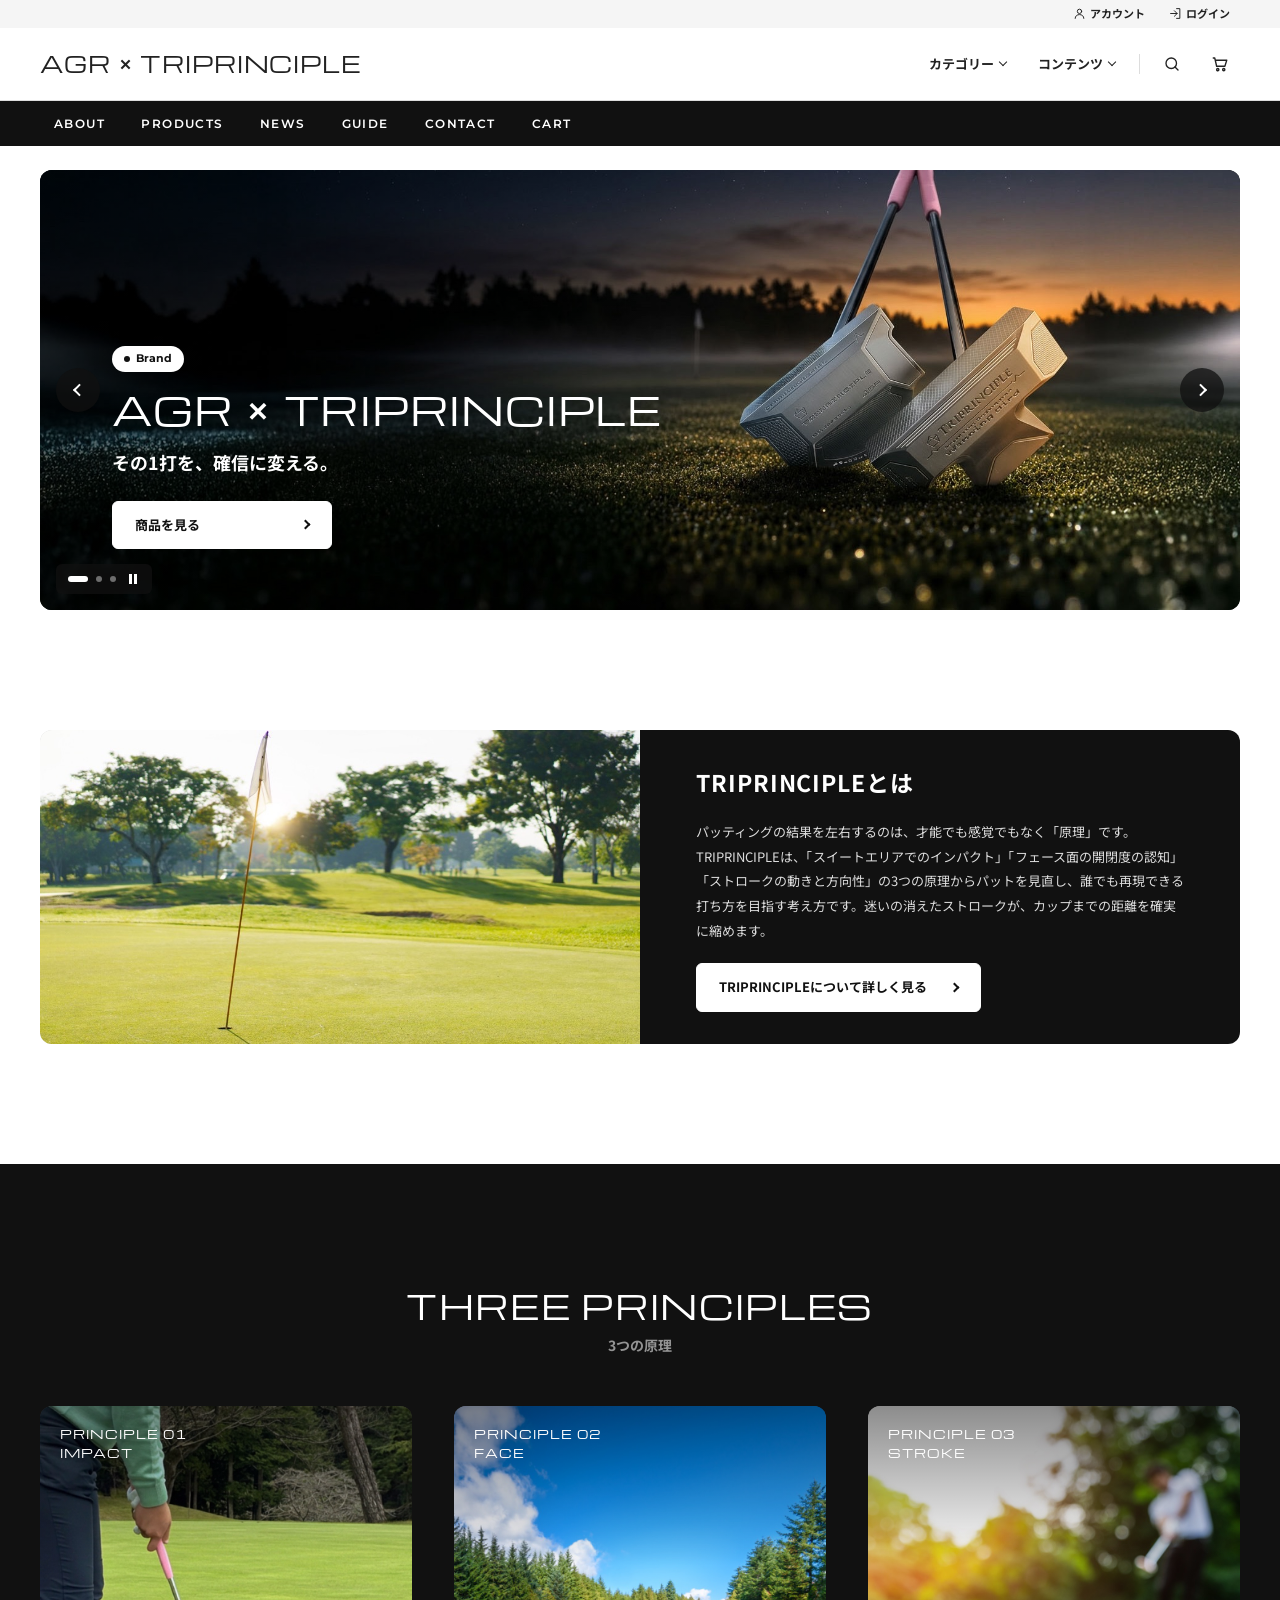
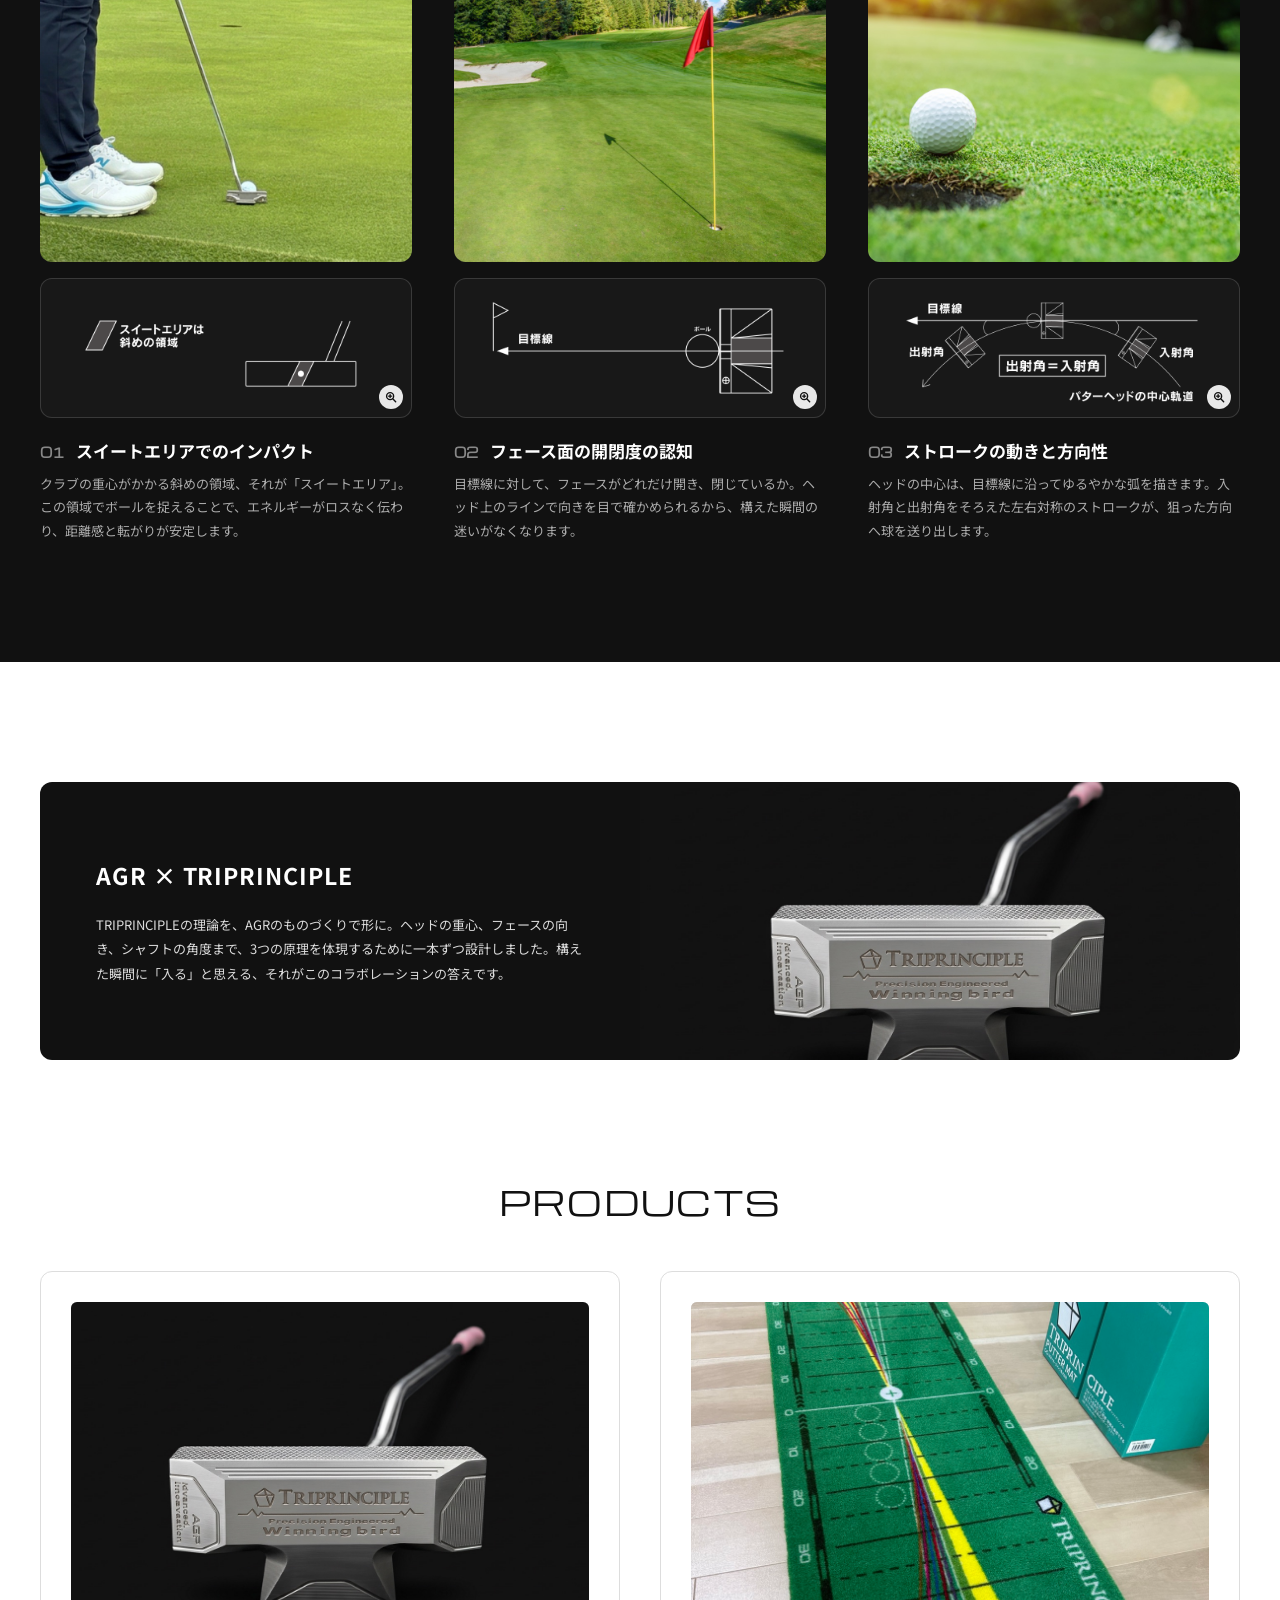
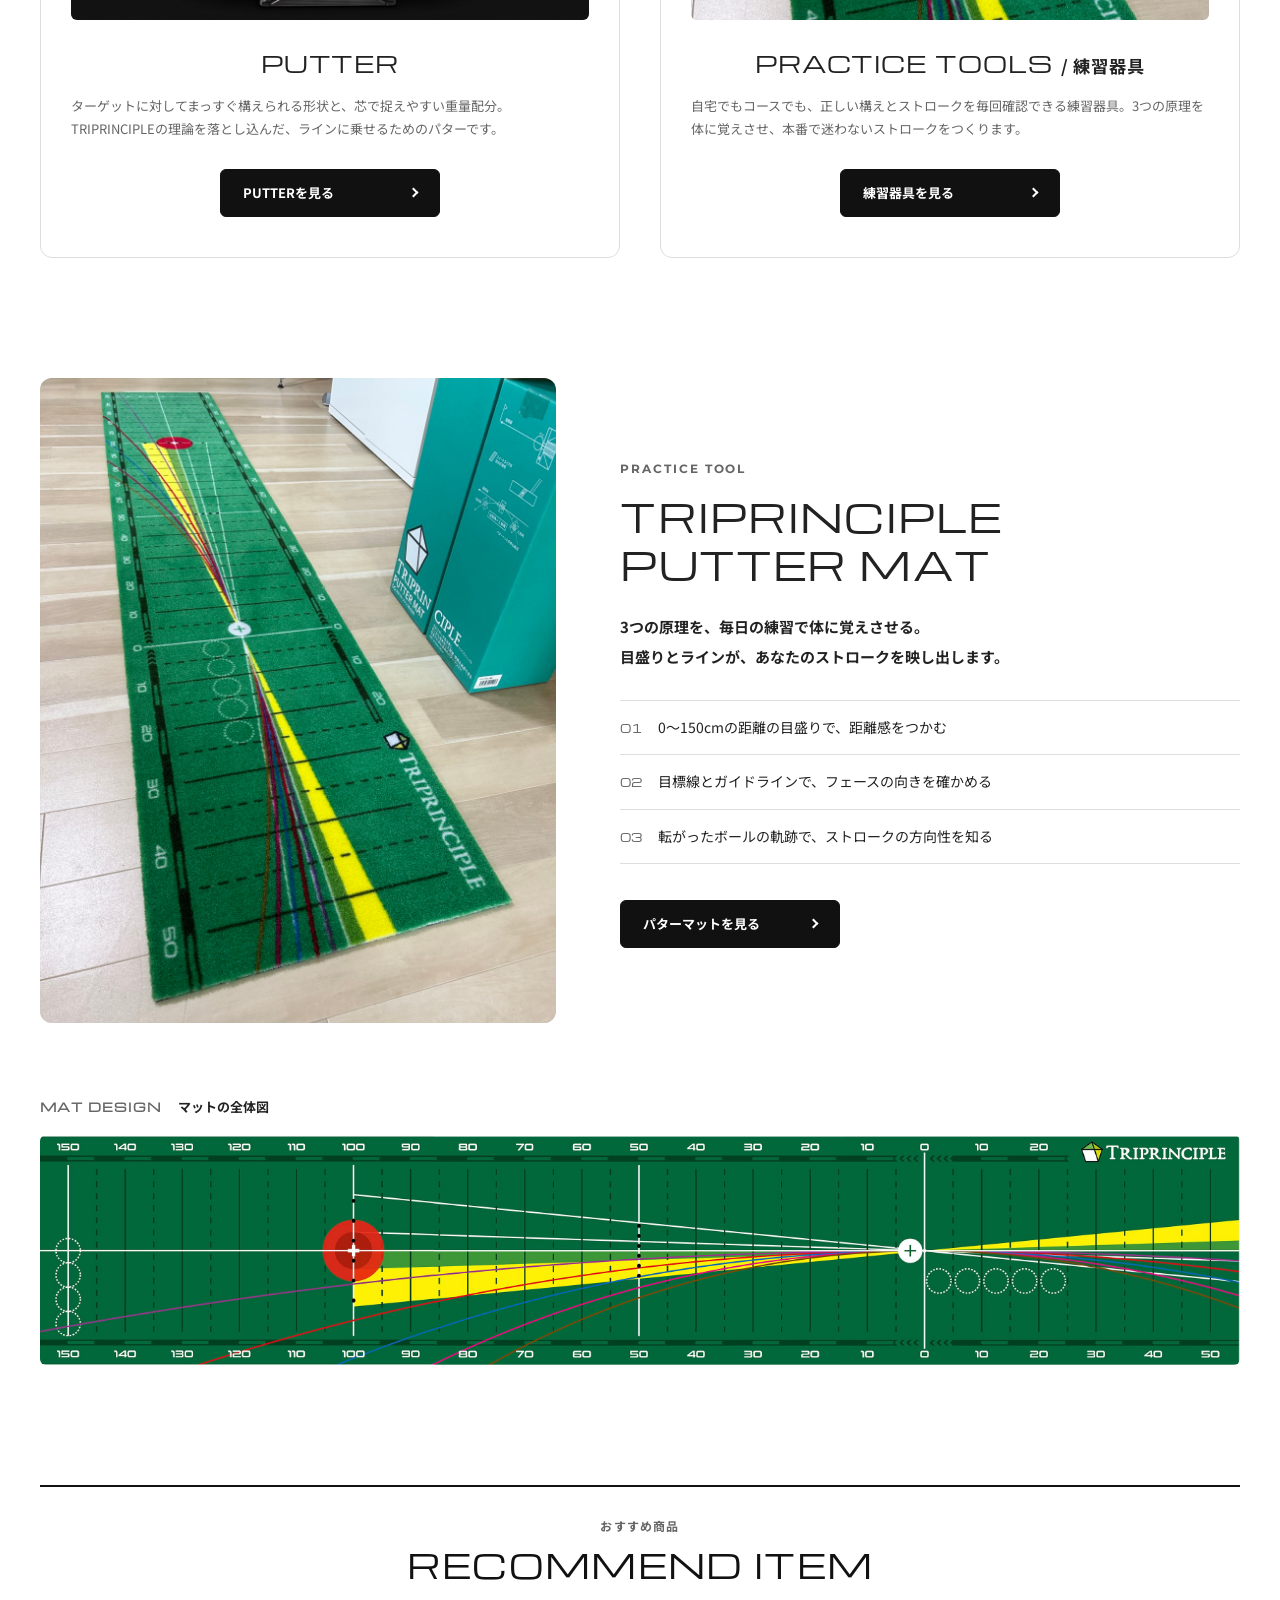
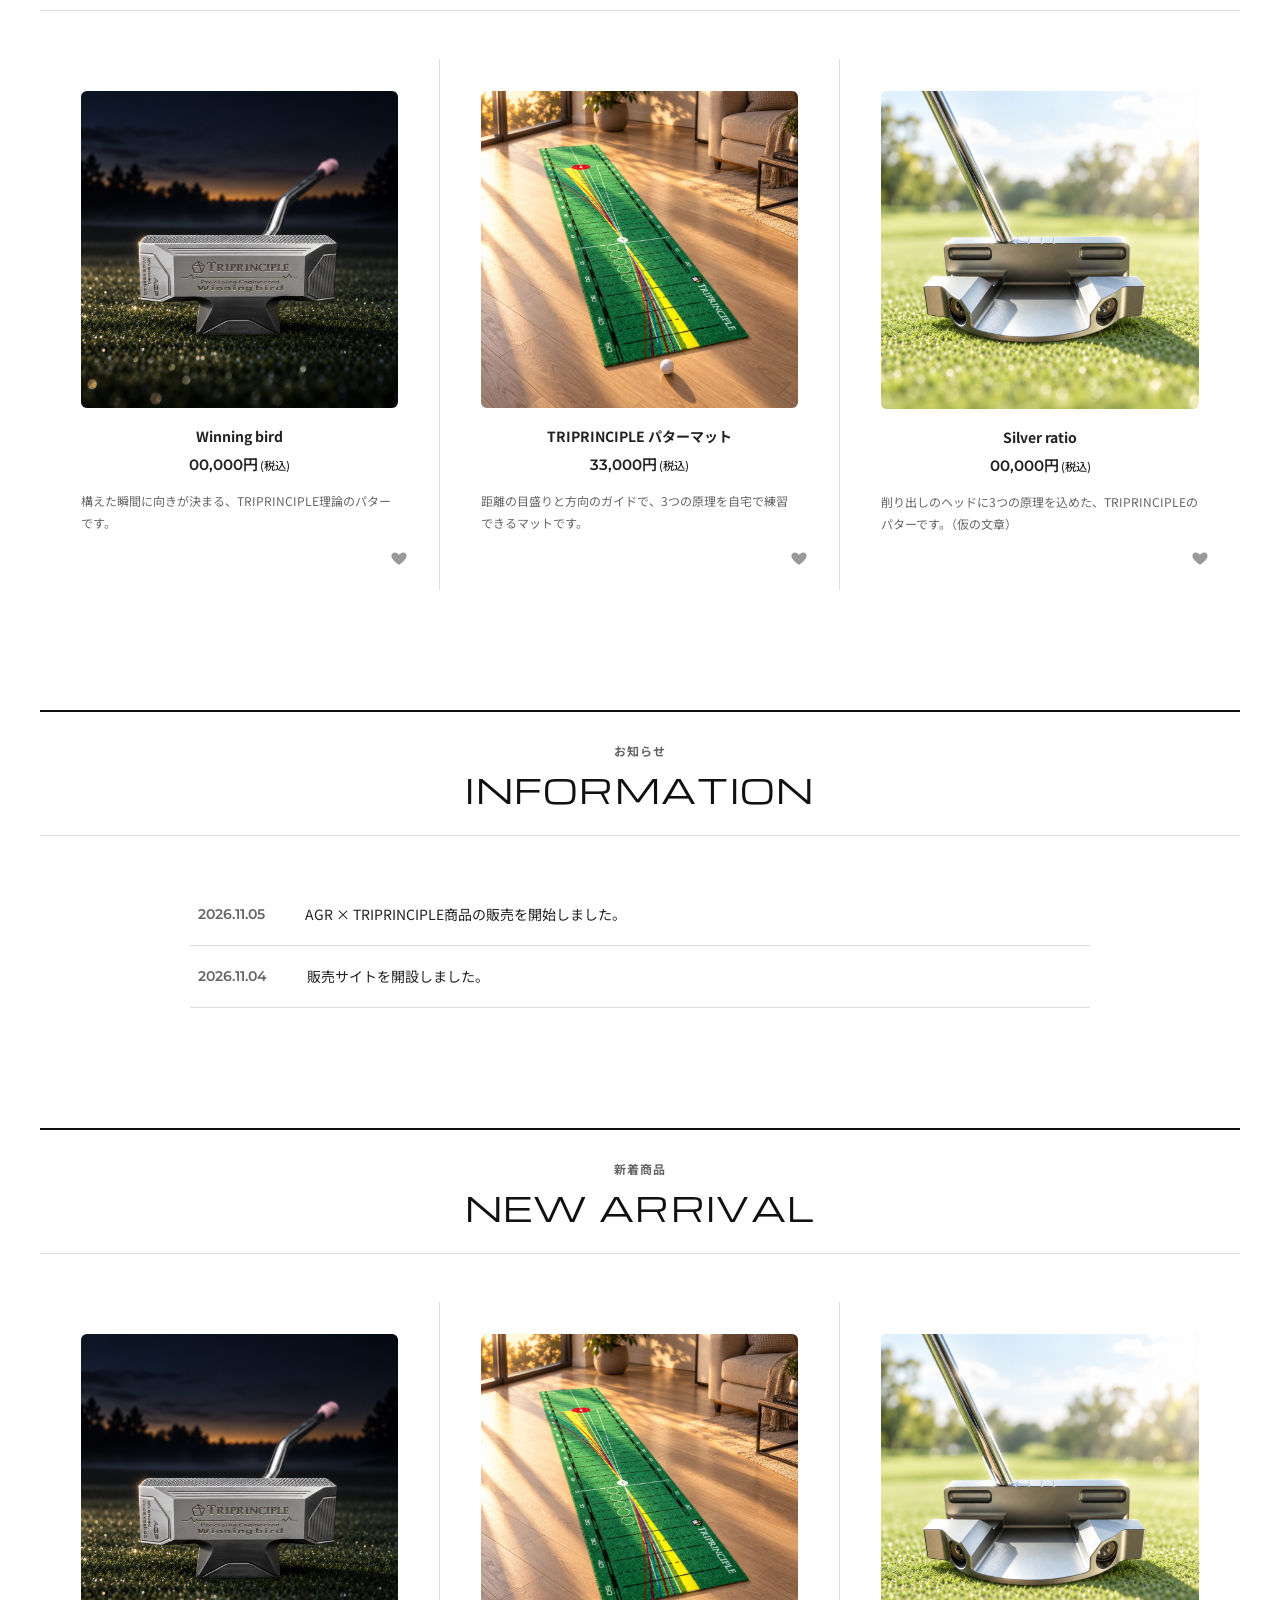
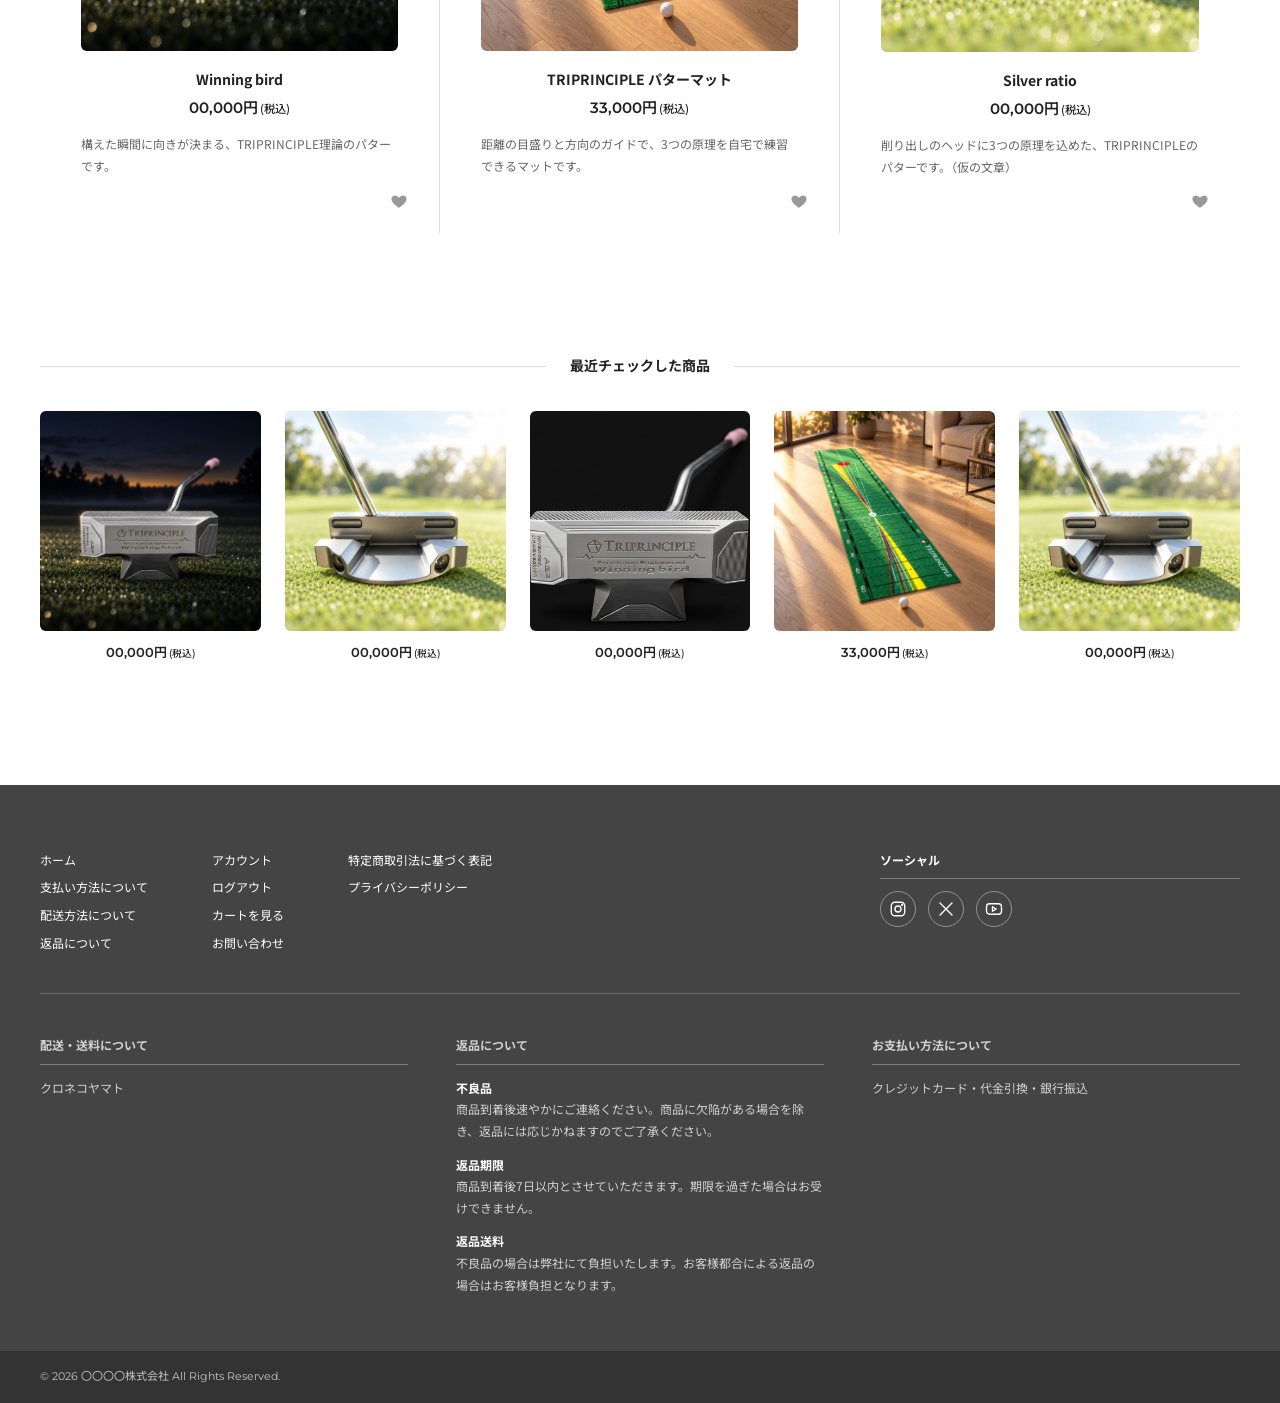
<file: index.html>
<!DOCTYPE html>
<html lang="ja">
<head>
<meta charset="UTF-8">
<meta name="viewport" content="width=device-width, initial-scale=1">
  <meta name="robots" content="noindex, nofollow">
<title>AGR TRIPRINCIPLE｜公式オンラインショップ</title>
<meta name="description" content="AGR × TRIPRINCIPLE 公式サイト。パター・練習器具のオンラインショップ。">
<link rel="preconnect" href="https://fonts.googleapis.com">
<link rel="preconnect" href="https://fonts.gstatic.com" crossorigin>
<link href="https://fonts.googleapis.com/css2?family=Michroma&family=Montserrat:wght@400;500;600;700&family=Noto+Sans+JP:wght@400;500;700&display=swap" rel="stylesheet">
<link rel="stylesheet" href="css/style.css">
</head>
<body>

<!-- ============ ヘッダー ============ -->
<header class="header">
  <div class="header__util">
    <div class="wrap header__utilInner">
      <a href="#" class="header__utilLink"><svg class="ico" viewBox="0 0 24 24"><circle cx="12" cy="8" r="4"/><path d="M4 21c0-4.4 3.6-7 8-7s8 2.6 8 7"/></svg>アカウント</a>
      <a href="#" class="header__utilLink"><svg class="ico" viewBox="0 0 24 24"><path d="M10 17l5-5-5-5M15 12H3M14 3h6v18h-6"/></svg>ログイン</a>
    </div>
  </div>

  <div class="header__main">
    <div class="wrap header__mainInner">
      <h1 class="header__logo"><a href="index.html">AGR × TRIPRINCIPLE</a></h1>

      <div class="header__tools">
        <button type="button" class="header__drop">カテゴリー<span class="caret"></span></button>
        <button type="button" class="header__drop">コンテンツ<span class="caret"></span></button>
        <span class="header__sep"></span>
        <form class="header__search" role="search" action="#" method="get">
          <button type="button" class="header__icon header__searchBtn" aria-label="検索を開く" aria-expanded="false" aria-controls="header-q"><svg class="ico" viewBox="0 0 24 24"><circle cx="11" cy="11" r="7"/><path d="M20 20l-4-4"/></svg></button>
          <input type="search" id="header-q" name="q" class="header__searchInput" placeholder="商品を検索" aria-label="商品を検索" tabindex="-1">
        </form>
        <a href="#" class="header__icon" aria-label="カート"><svg class="ico" viewBox="0 0 24 24"><path d="M3 4h2l2.5 11h11L21 7H6.2"/><circle cx="9" cy="19.5" r="1.5"/><circle cx="17" cy="19.5" r="1.5"/></svg></a>
        <button type="button" class="header__burger" aria-label="メニュー" aria-expanded="false"><span></span><span></span><span></span></button>
      </div>
    </div>
  </div>

  <nav class="gnav" id="gnav">
    <ul class="wrap gnav__list">
      <li><a href="about.html">ABOUT</a></li>
      <li><a href="#products">PRODUCTS</a></li>
      <li><a href="#information">NEWS</a></li>
      <li><a href="#">GUIDE</a></li>
      <li><a href="#">CONTACT</a></li>
      <li><a href="#">CART</a></li>
    </ul>
  </nav>
</header>

<main>

  <!-- ============ スライダー 1500×550 ============ -->
  <section class="hero">
    <div class="slider" data-slider>
      <div class="slider__track">
        <!-- 1枚目：ブランド表記 -->
        <article class="slide slide--product is-active">
          <div class="ph slide__img" data-size="1500×550">
            <picture>
              <source media="(max-width: 768px)" srcset="image/photo/fv-1-sp.jpg">
              <img src="image/photo/fv-1.jpg" alt="夜明け前のグリーンに並んだTRIPRINCIPLE パター Winning birdとSilver ratio">
            </picture>
          </div>
          <div class="slide__body">
            <span class="tag">Brand</span>
            <p class="slide__brand">AGR × TRIPRINCIPLE</p>
            <p class="slide__copy">その1打を、確信に変える。</p>
            <a href="#products" class="btn btn--white">商品を見る</a>
          </div>
        </article>
        <!-- 2枚目：TRIPRINCIPLEとは -->
        <article class="slide">
          <div class="ph slide__img" data-size="1500×550"><img src="image/photo/slide-2.jpg" alt="夕日に照らされたパッティンググリーン" loading="lazy"></div>
          <div class="slide__body">
            <span class="tag">About</span>
            <p class="slide__brand">TRIPRINCIPLEとは</p>
            <p class="slide__copy">入るパットには、理由がある。</p>
            <a href="about.html" class="btn btn--white">詳しく見る</a>
          </div>
        </article>
        <!-- 3枚目：3つの原理 -->
        <article class="slide">
          <div class="ph slide__img" data-size="1500×550"><img src="image/photo/slide-3.jpg" alt="バンカーに囲まれたグリーン" loading="lazy"></div>
          <div class="slide__body">
            <span class="tag">Principles</span>
            <p class="slide__brand">TRIPRINCIPLE｜3つの原理</p>
            <p class="slide__copy">芯で捉え、向きを知り、狙いへ送る。</p>
            <a href="about.html#principles" class="btn btn--white">詳しく見る</a>
          </div>
        </article>
      </div>

      <button type="button" class="slider__arrow slider__arrow--prev" aria-label="前へ"></button>
      <button type="button" class="slider__arrow slider__arrow--next" aria-label="次へ"></button>

      <div class="slider__ctrl">
        <div class="slider__dots"></div>
        <button type="button" class="slider__pause" aria-label="一時停止"></button>
      </div>
    </div>
  </section>

  <!-- ============ TRIPRINCIPLEとは ============ -->
  <section class="sec" id="about">
    <div class="inner split">
      <div class="ph split__img" data-size="600×278"><img src="image/photo/top-about.jpg" alt="朝日の差すグリーンとピン" loading="lazy"></div>
      <div class="split__text split__text--dark">
        <h2 class="split__title">TRIPRINCIPLEとは</h2>
        <p>パッティングの結果を左右するのは、才能でも感覚でもなく「原理」です。TRIPRINCIPLEは、「スイートエリアでのインパクト」「フェース面の開閉度の認知」「ストロークの動きと方向性」の3つの原理からパットを見直し、誰でも再現できる打ち方を目指す考え方です。迷いの消えたストロークが、カップまでの距離を確実に縮めます。</p>
        <a href="about.html" class="btn btn--white">TRIPRINCIPLEについて詳しく見る</a>
      </div>
    </div>
  </section>

  <!-- ============ 3つの原理 ============ -->
  <section class="sec sec--dark" id="principles">
    <div class="inner">
      <h2 class="ttl"><span class="ttl__en">THREE PRINCIPLES</span><span class="ttl__ja">3つの原理</span></h2>
      <div class="principles">
        <article class="principle">
          <div class="ph principle__img" data-size="372×456"><img src="image/photo/principle-photo-1.jpg" alt="ボールの後ろに添えたパター" loading="lazy">
            <span class="principle__en">PRINCIPLE 01<br>IMPACT</span>
          </div>
          <button type="button" class="principle__fig" data-zoom="image/principle-1.png" aria-label="図解を拡大：スイートエリアは斜めの領域">
            <img src="image/principle-1.png" alt="図解：スイートエリアは斜めの領域" loading="lazy">
          </button>
          <h3 class="principle__cap"><span class="principle__no">01</span>スイートエリアでのインパクト</h3>
          <p class="principle__text">クラブの重心がかかる斜めの領域、それが「スイートエリア」。この領域でボールを捉えることで、エネルギーがロスなく伝わり、距離感と転がりが安定します。</p>
        </article>
        <article class="principle">
          <div class="ph principle__img" data-size="372×456"><img src="image/photo/principle-photo-2.jpg" alt="グリーンに立つ赤い旗のピンとその影" loading="lazy">
            <span class="principle__en">PRINCIPLE 02<br>FACE</span>
          </div>
          <button type="button" class="principle__fig" data-zoom="image/principle-2.png" aria-label="図解を拡大：目標線とフェースの向き">
            <img src="image/principle-2.png" alt="図解：目標線とフェースの向き" loading="lazy">
          </button>
          <h3 class="principle__cap"><span class="principle__no">02</span>フェース面の開閉度の認知</h3>
          <p class="principle__text">目標線に対して、フェースがどれだけ開き、閉じているか。ヘッド上のラインで向きを目で確かめられるから、構えた瞬間の迷いがなくなります。</p>
        </article>
        <article class="principle">
          <div class="ph principle__img" data-size="372×456"><img src="image/photo/principle-photo-3.jpg" alt="カップへ向かうボールとストローク" loading="lazy">
            <span class="principle__en">PRINCIPLE 03<br>STROKE</span>
          </div>
          <button type="button" class="principle__fig" data-zoom="image/principle-3.png" aria-label="図解を拡大：出射角＝入射角のストローク">
            <img src="image/principle-3.png" alt="図解：出射角＝入射角のストローク" loading="lazy">
          </button>
          <h3 class="principle__cap"><span class="principle__no">03</span>ストロークの動きと方向性</h3>
          <p class="principle__text">ヘッドの中心は、目標線に沿ってゆるやかな弧を描きます。入射角と出射角をそろえた左右対称のストロークが、狙った方向へ球を送り出します。</p>
        </article>
      </div>
    </div>
  </section>

  <!-- ============ AGR × TRIPRINCIPLE ============ -->
  <section class="sec">
    <div class="inner split split--reverse">
      <div class="ph split__img" data-size="600×278"><img src="image/photo/slide-1.jpg" alt="TRIPRINCIPLE パター" loading="lazy"></div>
      <div class="split__text split__text--dark">
        <h2 class="split__title">AGR × TRIPRINCIPLE</h2>
        <p>TRIPRINCIPLEの理論を、AGRのものづくりで形に。ヘッドの重心、フェースの向き、シャフトの角度まで、3つの原理を体現するために一本ずつ設計しました。構えた瞬間に「入る」と思える、それがこのコラボレーションの答えです。</p>
      </div>
    </div>
  </section>

  <!-- ============ PRODUCTS ============ -->
  <section class="sec" id="products">
    <div class="inner">
      <h2 class="ttl"><span class="ttl__en">PRODUCTS</span></h2>
      <div class="products">
        <article class="product">
          <div class="ph product__img" data-size="520×319"><img src="image/photo/slide-1.jpg" alt="TRIPRINCIPLE パター" loading="lazy"></div>
          <h3 class="product__name">PUTTER</h3>
          <p class="product__text">ターゲットに対してまっすぐ構えられる形状と、芯で捉えやすい重量配分。TRIPRINCIPLEの理論を落とし込んだ、ラインに乗せるためのパターです。</p>
          <a href="#" class="btn btn--black">PUTTERを見る</a>
        </article>
        <article class="product">
          <div class="ph product__img" data-size="520×319"><img src="image/putter-mat.jpg" alt="TRIPRINCIPLE パターマット" loading="lazy"></div>
          <h3 class="product__name">PRACTICE TOOLS <span>/ 練習器具</span></h3>
          <p class="product__text">自宅でもコースでも、正しい構えとストロークを毎回確認できる練習器具。3つの原理を体に覚えさせ、本番で迷わないストロークをつくります。</p>
          <a href="#" class="btn btn--black">練習器具を見る</a>
        </article>
      </div>
    </div>
  </section>

  <!-- ============ 練習器具：パターマット ============ -->
  <section class="sec" id="putter-mat">
    <div class="inner">
      <div class="mat">
        <div class="mat__photo"><img src="image/putter-mat.jpg" alt="床に敷いたTRIPRINCIPLE パターマットと箱" loading="lazy"></div>
        <div class="mat__body">
          <span class="mat__label">PRACTICE TOOL</span>
          <h2 class="mat__title">TRIPRINCIPLE<br>PUTTER MAT</h2>
          <p class="mat__lead">3つの原理を、毎日の練習で体に覚えさせる。<br>目盛りとラインが、あなたのストロークを映し出します。</p>
          <ul class="mat__points">
            <li><span>01</span>0〜150cmの距離の目盛りで、距離感をつかむ</li>
            <li><span>02</span>目標線とガイドラインで、フェースの向きを確かめる</li>
            <li><span>03</span>転がったボールの軌跡で、ストロークの方向性を知る</li>
          </ul>
          <a href="#" class="btn btn--black">パターマットを見る</a>
        </div>
      </div>
    </div>
    <div class="matStrip">
      <div class="inner">
        <p class="matStrip__head"><span>MAT DESIGN</span>マットの全体図</p>
        <div class="matStrip__scroll" tabindex="0" aria-label="マットの全体図（横にスクロールできます）">
          <div class="matStrip__track">
            <img src="image/mat-1.jpg" alt="マットの柄（150〜90cm）" loading="lazy">
            <img src="image/mat-2.jpg" alt="マットの柄（80〜20cm）" loading="lazy">
            <img src="image/mat-3.jpg" alt="マットの柄（10cm〜スタート地点）" loading="lazy">
          </div>
        </div>
        <p class="matStrip__note">← 横にスクロールして全体を見られます →</p>
      </div>
    </div>
  </section>

  <!-- ============ RECOMMEND ITEM ============ -->
  <section class="sec">
    <div class="inner">
      <h2 class="ttl ttl--line"><span class="ttl__sub">おすすめ商品</span><span class="ttl__en">RECOMMEND ITEM</span></h2>
      <div class="items">
        <article class="item">
          <a href="#" class="item__link">
            <div class="ph item__img" data-size="318×318"><img src="image/photo/winning-bird.jpg" alt="TRIPRINCIPLE Winning bird" loading="lazy"></div>
            <h3 class="item__name">Winning bird</h3>
            <p class="item__price">00,000円<small>(税込)</small></p>
            <p class="item__desc">構えた瞬間に向きが決まる、TRIPRINCIPLE理論のパターです。</p>
          </a>
          <button type="button" class="fav" aria-label="お気に入りに追加" aria-pressed="false"></button>
        </article>
        <article class="item">
          <a href="#" class="item__link">
            <div class="ph item__img" data-size="318×318"><img src="image/photo/mat-item.jpg" alt="TRIPRINCIPLE パターマット" loading="lazy"></div>
            <h3 class="item__name">TRIPRINCIPLE パターマット</h3>
            <p class="item__price">33,000円<small>(税込)</small></p>
            <p class="item__desc">距離の目盛りと方向のガイドで、3つの原理を自宅で練習できるマットです。</p>
          </a>
          <button type="button" class="fav" aria-label="お気に入りに追加" aria-pressed="false"></button>
        </article>
        <article class="item">
          <a href="#" class="item__link">
            <div class="ph item__img" data-size="318×318"><img src="image/photo/silver-ratio.jpg" alt="TRIPRINCIPLE Silver ratio" loading="lazy"></div>
            <h3 class="item__name">Silver ratio</h3>
            <p class="item__price">00,000円<small>(税込)</small></p>
            <p class="item__desc">削り出しのヘッドに3つの原理を込めた、TRIPRINCIPLEのパターです。（仮の文章）</p>
          </a>
          <button type="button" class="fav" aria-label="お気に入りに追加" aria-pressed="false"></button>
        </article>
      </div>
    </div>
  </section>

  <!-- ============ INFORMATION ============ -->
  <section class="sec" id="information">
    <div class="inner">
      <h2 class="ttl ttl--line"><span class="ttl__sub">お知らせ</span><span class="ttl__en">INFORMATION</span></h2>
      <ul class="news">
        <li><a href="#"><time datetime="2026-11-05">2026.11.05</time><span>AGR × TRIPRINCIPLE商品の販売を開始しました。</span></a></li>
        <li><a href="#"><time datetime="2026-11-04">2026.11.04</time><span>販売サイトを開設しました。</span></a></li>
      </ul>
    </div>
  </section>

  <!-- ============ NEW ARRIVAL ============ -->
  <section class="sec">
    <div class="inner">
      <h2 class="ttl ttl--line"><span class="ttl__sub">新着商品</span><span class="ttl__en">NEW ARRIVAL</span></h2>
      <div class="items">
        <article class="item">
          <a href="#" class="item__link">
            <div class="ph item__img" data-size="318×318"><img src="image/photo/winning-bird.jpg" alt="TRIPRINCIPLE Winning bird" loading="lazy"></div>
            <h3 class="item__name">Winning bird</h3>
            <p class="item__price">00,000円<small>(税込)</small></p>
            <p class="item__desc">構えた瞬間に向きが決まる、TRIPRINCIPLE理論のパターです。</p>
          </a>
          <button type="button" class="fav" aria-label="お気に入りに追加" aria-pressed="false"></button>
        </article>
        <article class="item">
          <a href="#" class="item__link">
            <div class="ph item__img" data-size="318×318"><img src="image/photo/mat-item.jpg" alt="TRIPRINCIPLE パターマット" loading="lazy"></div>
            <h3 class="item__name">TRIPRINCIPLE パターマット</h3>
            <p class="item__price">33,000円<small>(税込)</small></p>
            <p class="item__desc">距離の目盛りと方向のガイドで、3つの原理を自宅で練習できるマットです。</p>
          </a>
          <button type="button" class="fav" aria-label="お気に入りに追加" aria-pressed="false"></button>
        </article>
        <article class="item">
          <a href="#" class="item__link">
            <div class="ph item__img" data-size="318×318"><img src="image/photo/silver-ratio.jpg" alt="TRIPRINCIPLE Silver ratio" loading="lazy"></div>
            <h3 class="item__name">Silver ratio</h3>
            <p class="item__price">00,000円<small>(税込)</small></p>
            <p class="item__desc">削り出しのヘッドに3つの原理を込めた、TRIPRINCIPLEのパターです。（仮の文章）</p>
          </a>
          <button type="button" class="fav" aria-label="お気に入りに追加" aria-pressed="false"></button>
        </article>
      </div>
    </div>
  </section>

  <!-- ============ 最近チェックした商品 ============ -->
  <section class="sec sec--last">
    <div class="inner">
      <h2 class="ttl-mini"><span>最近チェックした商品</span></h2>
      <ul class="history">
        <li><a href="#"><div class="ph" data-size="200×200"><img src="image/photo/winning-bird.jpg" alt="TRIPRINCIPLE Winning bird" loading="lazy"></div><p>00,000円<small>(税込)</small></p></a></li>
        <li><a href="#"><div class="ph" data-size="200×200"><img src="image/photo/silver-ratio.jpg" alt="TRIPRINCIPLE Silver ratio" loading="lazy"></div><p>00,000円<small>(税込)</small></p></a></li>
        <li><a href="#"><div class="ph" data-size="200×200"><img src="image/photo/slide-1.jpg" alt="TRIPRINCIPLE Winning bird" loading="lazy"></div><p>00,000円<small>(税込)</small></p></a></li>
        <li><a href="#"><div class="ph" data-size="200×200"><img src="image/photo/mat-item.jpg" alt="TRIPRINCIPLE パターマット" loading="lazy"></div><p>33,000円<small>(税込)</small></p></a></li>
        <li><a href="#"><div class="ph" data-size="200×200"><img src="image/photo/silver-ratio.jpg" alt="TRIPRINCIPLE Silver ratio" loading="lazy"></div><p>00,000円<small>(税込)</small></p></a></li>
      </ul>
    </div>
  </section>

</main>

<!-- ============ フッター ============ -->
<footer class="footer">
  <div class="inner">
    <div class="footer__top">
      <div class="footer__links">
        <ul>
          <li><a href="index.html">ホーム</a></li>
          <li><a href="#">支払い方法について</a></li>
          <li><a href="#">配送方法について</a></li>
          <li><a href="#">返品について</a></li>
        </ul>
        <ul>
          <li><a href="#">アカウント</a></li>
          <li><a href="#">ログアウト</a></li>
          <li><a href="#">カートを見る</a></li>
          <li><a href="#">お問い合わせ</a></li>
        </ul>
        <ul>
          <li><a href="#">特定商取引法に基づく表記</a></li>
          <li><a href="#">プライバシーポリシー</a></li>
        </ul>
      </div>
      <div class="footer__social">
        <p class="footer__head">ソーシャル</p>
        <div class="footer__sns">
          <a href="#" aria-label="Instagram"><svg class="ico" viewBox="0 0 24 24"><rect x="3" y="3" width="18" height="18" rx="5"/><circle cx="12" cy="12" r="4"/><circle cx="17.5" cy="6.5" r=".6"/></svg></a>
          <a href="#" aria-label="X"><svg class="ico" viewBox="0 0 24 24"><path d="M4 4l16 16M20 4L4 20"/></svg></a>
          <a href="#" aria-label="YouTube"><svg class="ico" viewBox="0 0 24 24"><rect x="2" y="5" width="20" height="14" rx="4"/><path d="M10 9l5 3-5 3z"/></svg></a>
        </div>
      </div>
    </div>

    <div class="footer__guide">
      <div>
        <p class="footer__head">配送・送料について</p>
        <p>クロネコヤマト</p>
      </div>
      <div>
        <p class="footer__head">返品について</p>
        <dl>
          <dt>不良品</dt>
          <dd>商品到着後速やかにご連絡ください。商品に欠陥がある場合を除き、返品には応じかねますのでご了承ください。</dd>
          <dt>返品期限</dt>
          <dd>商品到着後7日以内とさせていただきます。期限を過ぎた場合はお受けできません。</dd>
          <dt>返品送料</dt>
          <dd>不良品の場合は弊社にて負担いたします。お客様都合による返品の場合はお客様負担となります。</dd>
        </dl>
      </div>
      <div>
        <p class="footer__head">お支払い方法について</p>
        <p>クレジットカード・代金引換・銀行振込</p>
      </div>
    </div>
  </div>
  <p class="footer__copy">© 2026 〇〇〇〇株式会社 All Rights Reserved.</p>
</footer>

<!-- 図解の拡大表示 -->
<div class="zoom" id="zoom" hidden>
  <button type="button" class="zoom__close" aria-label="閉じる"></button>
  <img alt="">
</div>

<script src="js/main.js"></script>
</body>
</html>
</file>
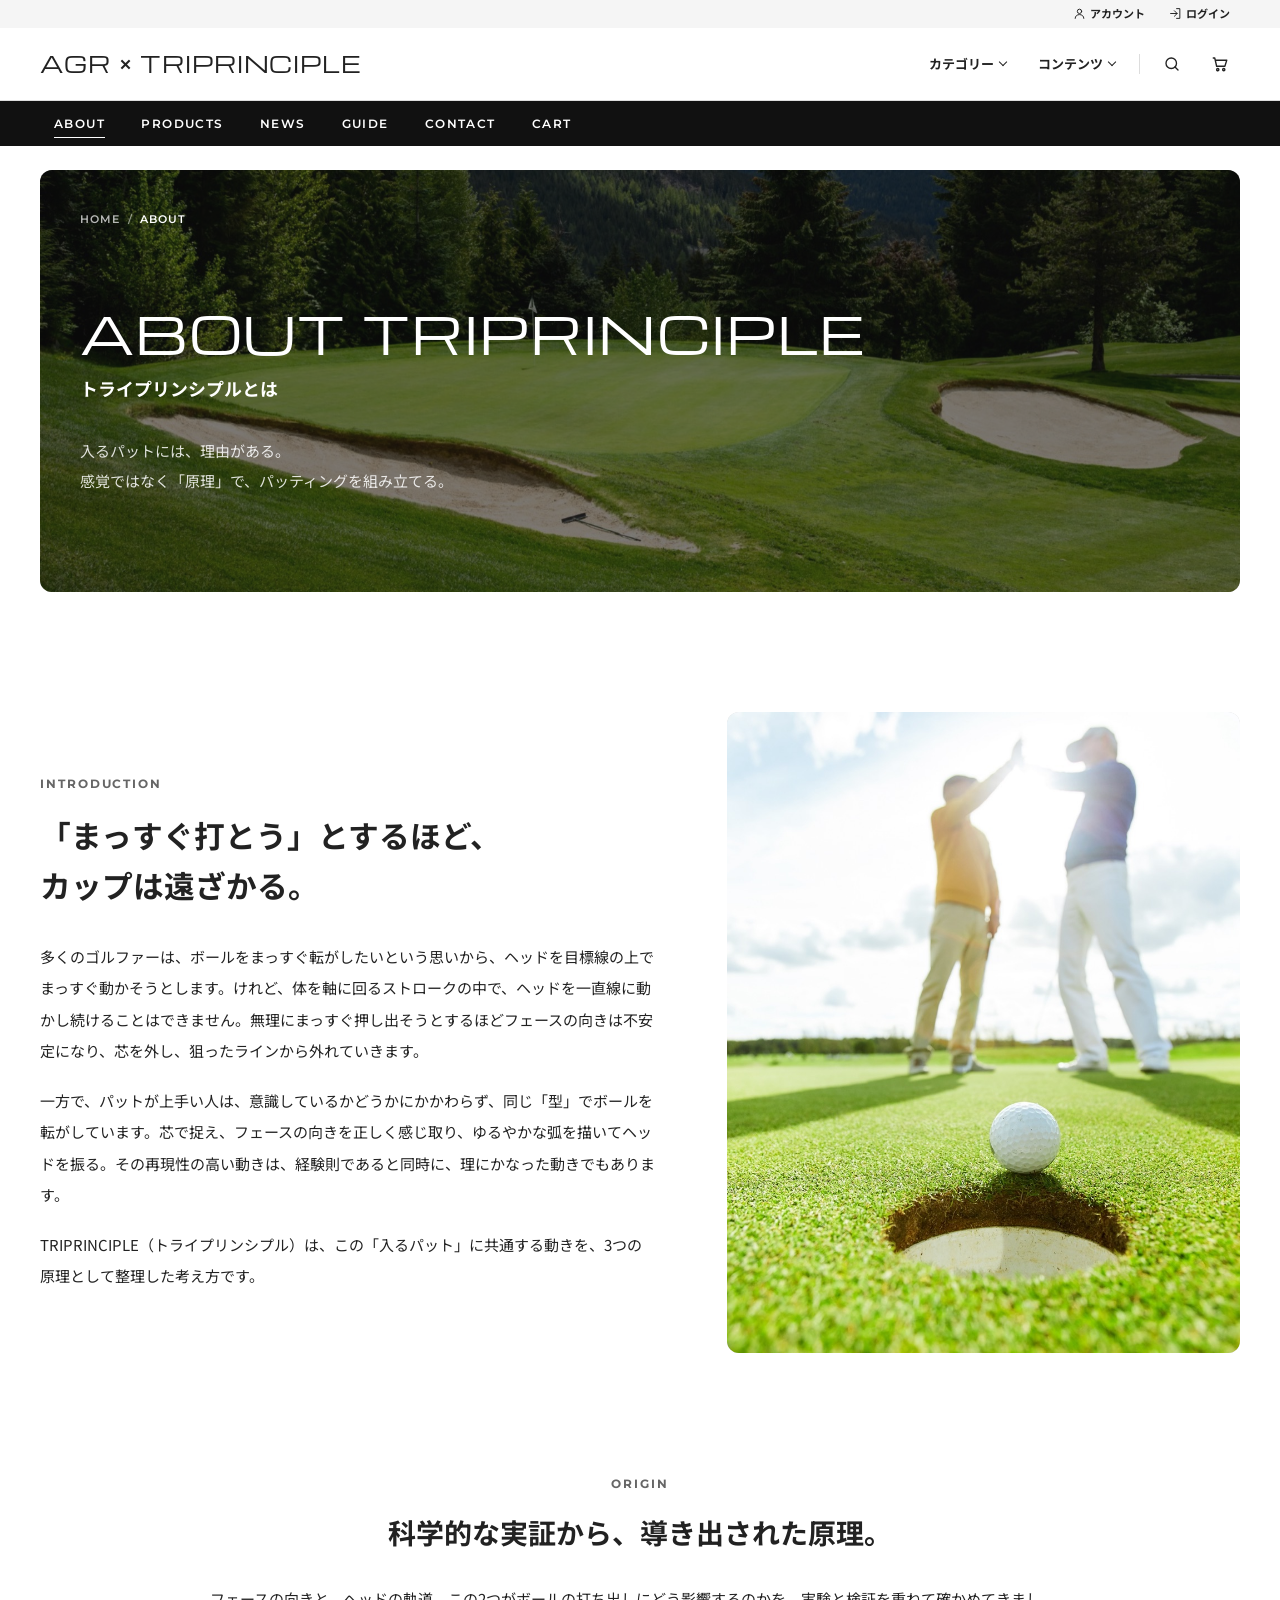
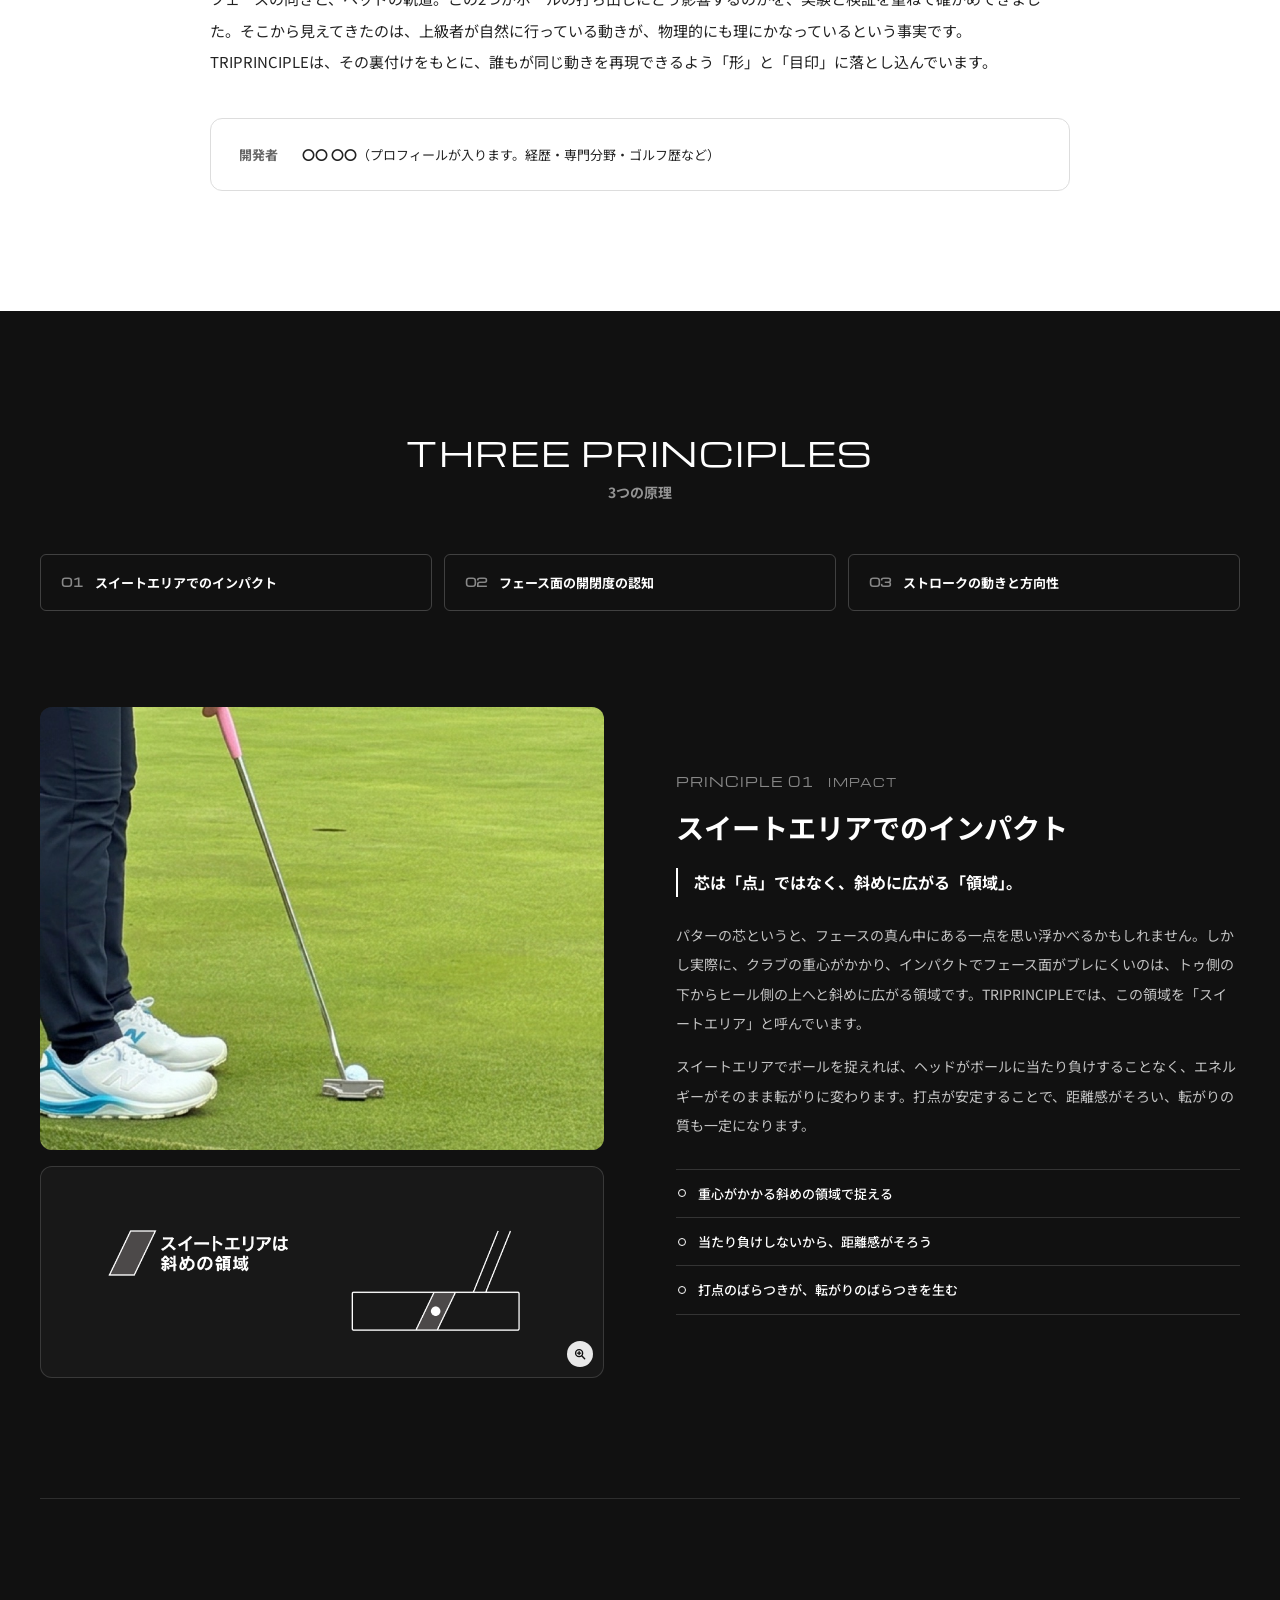
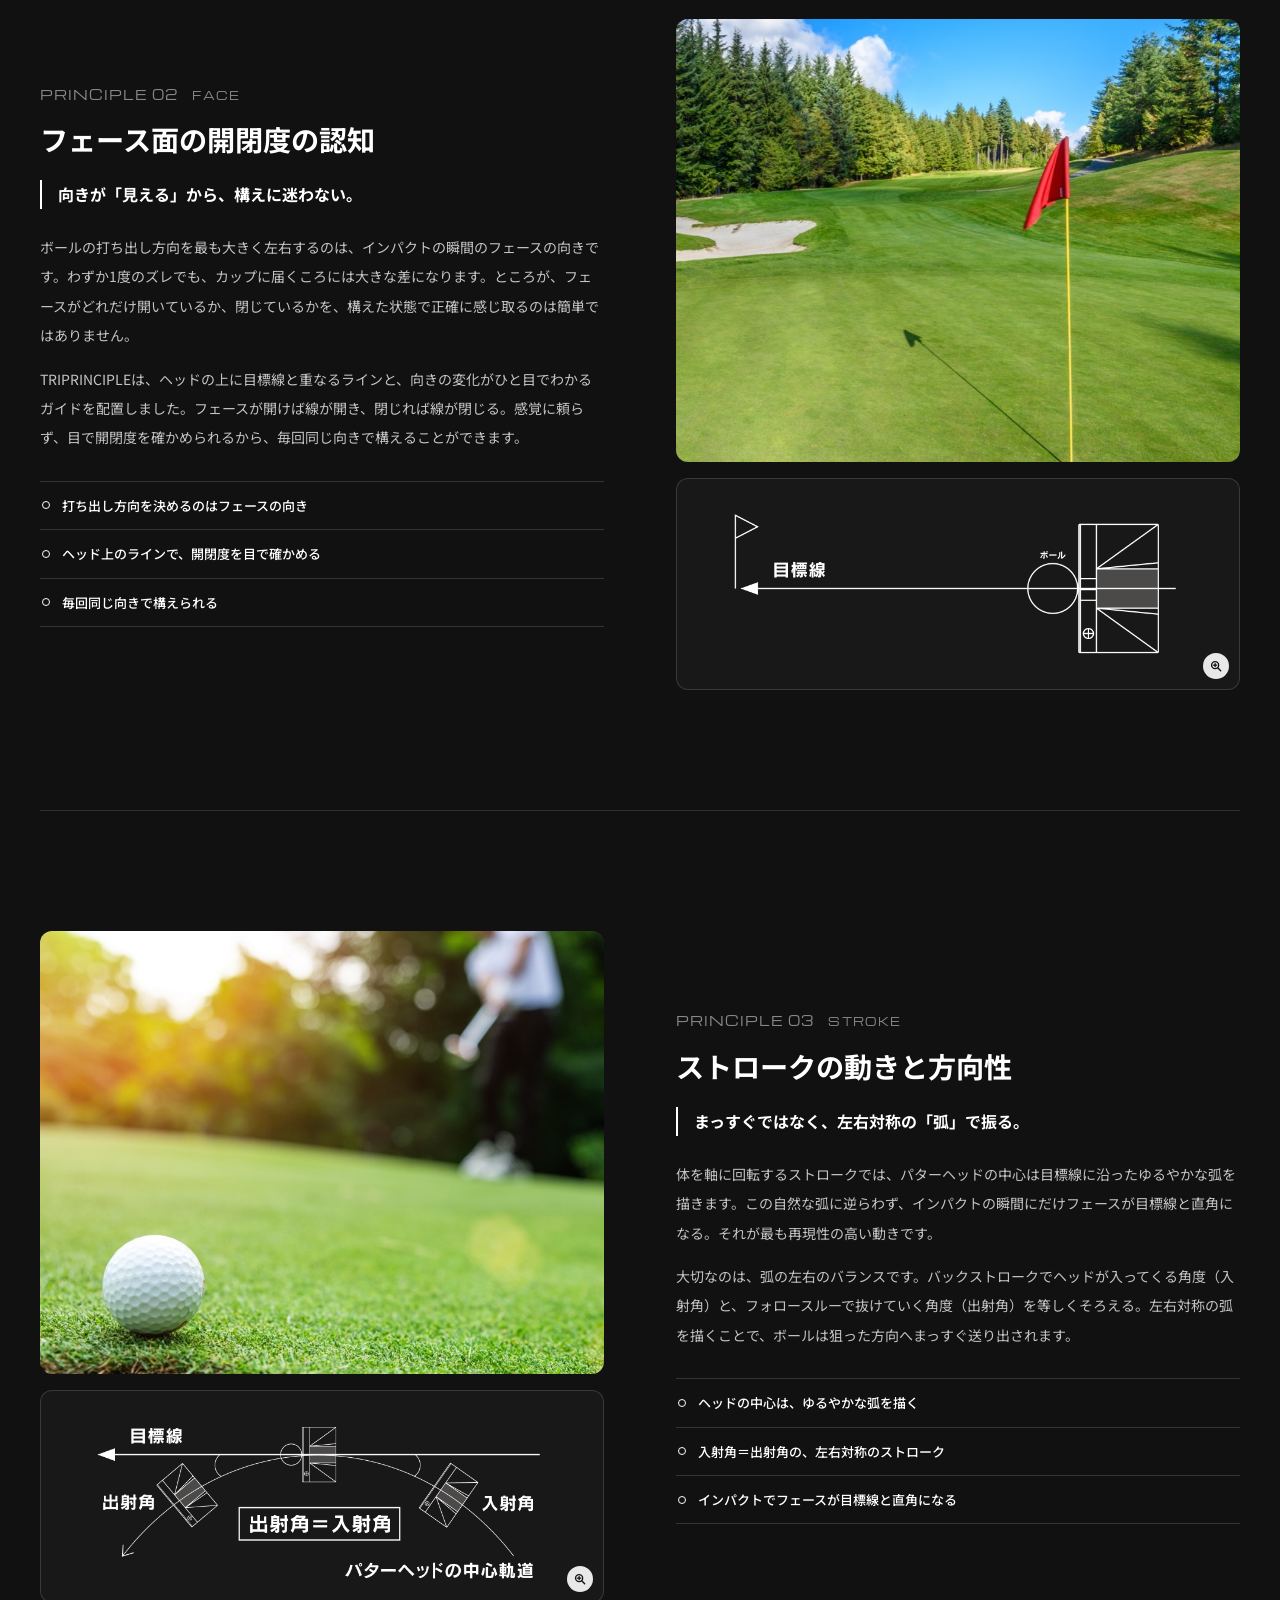
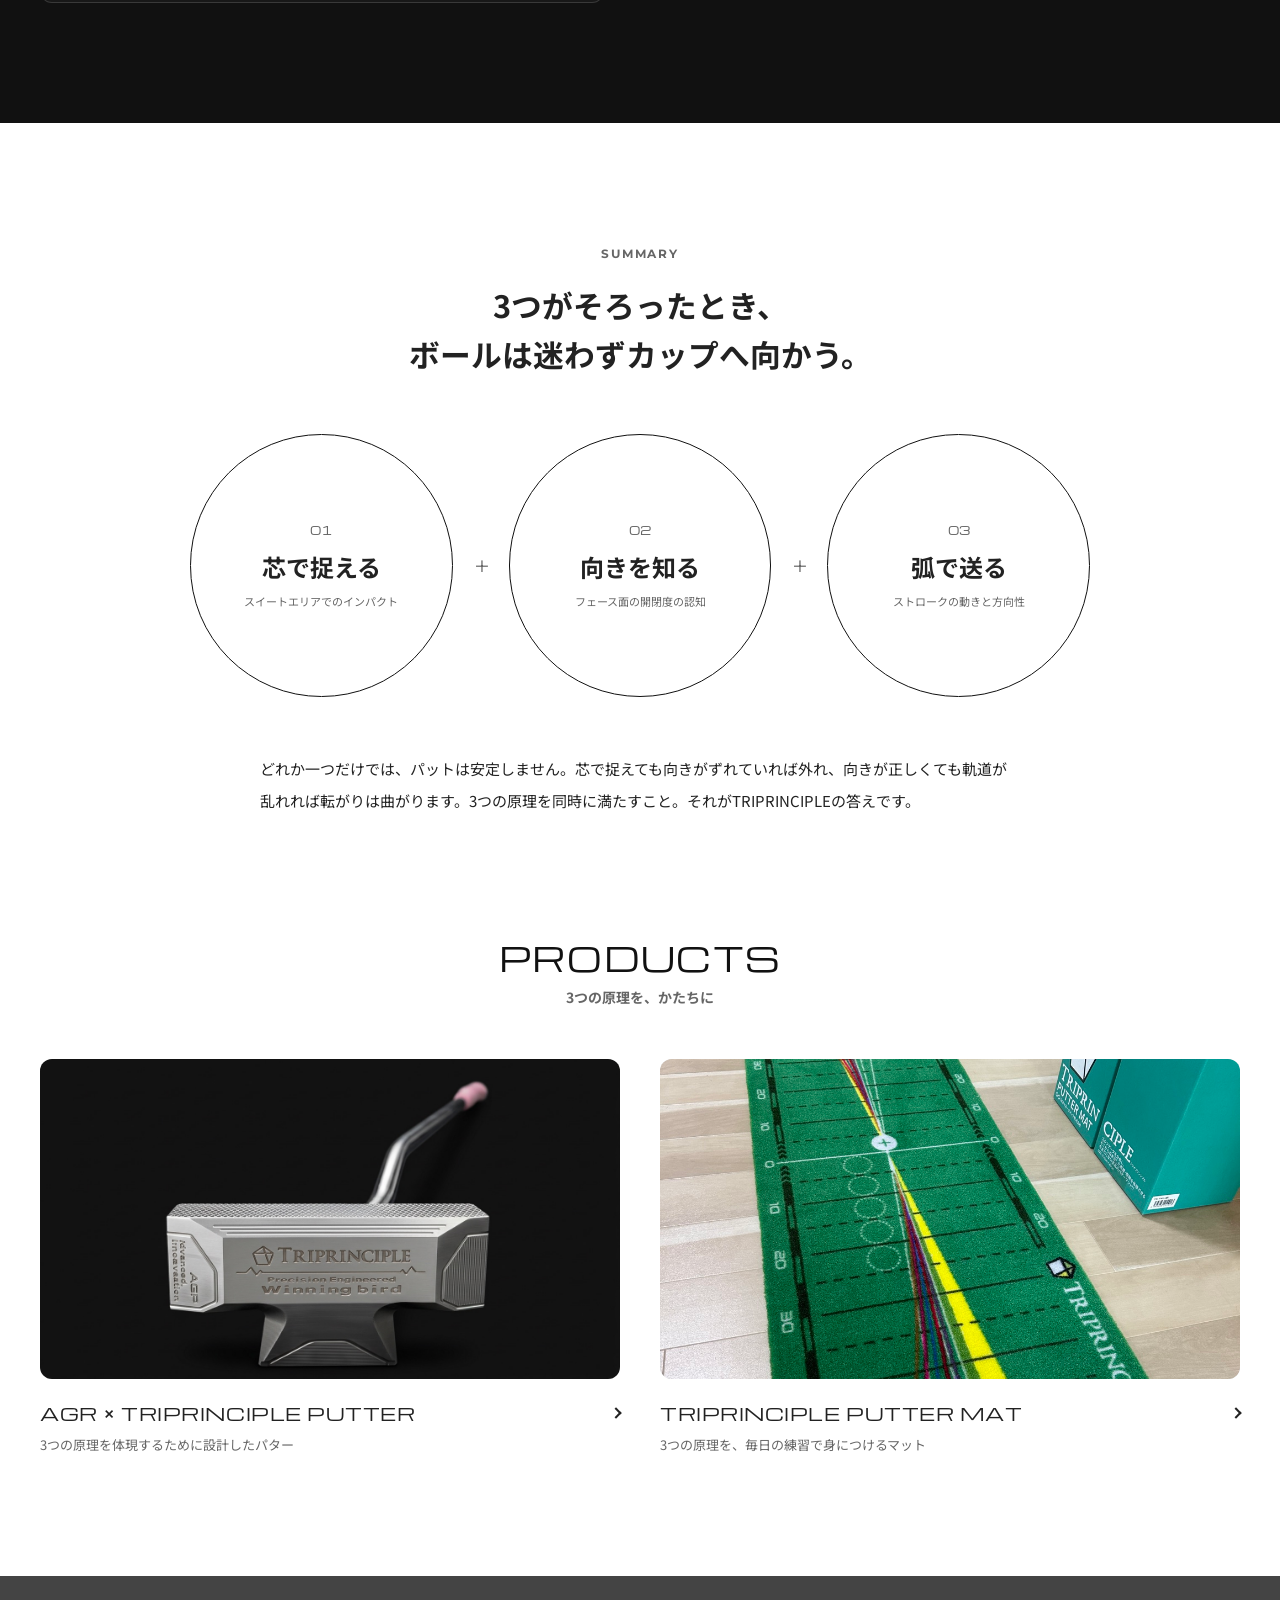
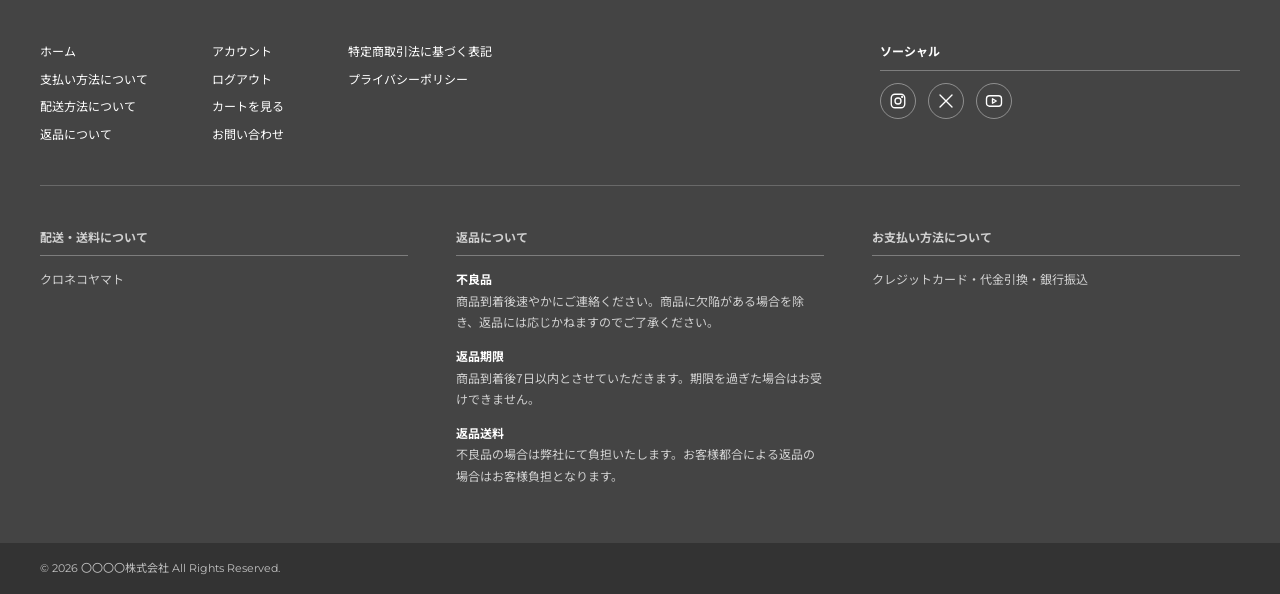
<file: about.html>
<!DOCTYPE html>
<html lang="ja">
<head>
<meta charset="UTF-8">
<meta name="viewport" content="width=device-width, initial-scale=1">
  <meta name="robots" content="noindex, nofollow">
<title>トライプリンシプルとは｜AGR TRIPRINCIPLE</title>
<meta name="description" content="TRIPRINCIPLE（トライプリンシプル）とは。スイートエリアでのインパクト、フェース面の開閉度の認知、ストロークの動きと方向性。入るパットに共通する3つの原理を解説します。">
<link rel="preconnect" href="https://fonts.googleapis.com">
<link rel="preconnect" href="https://fonts.gstatic.com" crossorigin>
<link href="https://fonts.googleapis.com/css2?family=Michroma&family=Montserrat:wght@400;500;600;700&family=Noto+Sans+JP:wght@400;500;700&display=swap" rel="stylesheet">
<link rel="stylesheet" href="css/style.css">
</head>
<body>

<!-- ============ ヘッダー ============ -->
<header class="header">
  <div class="header__util">
    <div class="wrap header__utilInner">
      <a href="#" class="header__utilLink"><svg class="ico" viewBox="0 0 24 24"><circle cx="12" cy="8" r="4"/><path d="M4 21c0-4.4 3.6-7 8-7s8 2.6 8 7"/></svg>アカウント</a>
      <a href="#" class="header__utilLink"><svg class="ico" viewBox="0 0 24 24"><path d="M10 17l5-5-5-5M15 12H3M14 3h6v18h-6"/></svg>ログイン</a>
    </div>
  </div>

  <div class="header__main">
    <div class="wrap header__mainInner">
      <p class="header__logo"><a href="index.html">AGR × TRIPRINCIPLE</a></p>

      <div class="header__tools">
        <button type="button" class="header__drop">カテゴリー<span class="caret"></span></button>
        <button type="button" class="header__drop">コンテンツ<span class="caret"></span></button>
        <span class="header__sep"></span>
        <form class="header__search" role="search" action="#" method="get">
          <button type="button" class="header__icon header__searchBtn" aria-label="検索を開く" aria-expanded="false" aria-controls="header-q"><svg class="ico" viewBox="0 0 24 24"><circle cx="11" cy="11" r="7"/><path d="M20 20l-4-4"/></svg></button>
          <input type="search" id="header-q" name="q" class="header__searchInput" placeholder="商品を検索" aria-label="商品を検索" tabindex="-1">
        </form>
        <a href="#" class="header__icon" aria-label="カート"><svg class="ico" viewBox="0 0 24 24"><path d="M3 4h2l2.5 11h11L21 7H6.2"/><circle cx="9" cy="19.5" r="1.5"/><circle cx="17" cy="19.5" r="1.5"/></svg></a>
        <button type="button" class="header__burger" aria-label="メニュー" aria-expanded="false"><span></span><span></span><span></span></button>
      </div>
    </div>
  </div>

  <nav class="gnav" id="gnav">
    <ul class="wrap gnav__list">
      <li><a href="about.html" aria-current="page">ABOUT</a></li>
      <li><a href="index.html#products">PRODUCTS</a></li>
      <li><a href="index.html#information">NEWS</a></li>
      <li><a href="#">GUIDE</a></li>
      <li><a href="#">CONTACT</a></li>
      <li><a href="#">CART</a></li>
    </ul>
  </nav>
</header>

<main class="about">

  <!-- ============ ページの見出し ============ -->
  <section class="pageHero">
    <div class="pageHero__bg"><img src="image/photo/slide-3.jpg" alt=""></div>
    <div class="inner pageHero__inner">
      <ol class="crumb">
        <li><a href="index.html">HOME</a></li>
        <li>ABOUT</li>
      </ol>
      <p class="pageHero__en">ABOUT TRIPRINCIPLE</p>
      <h1 class="pageHero__ja">トライプリンシプルとは</h1>
      <p class="pageHero__lead">入るパットには、理由がある。<br>感覚ではなく「原理」で、パッティングを組み立てる。</p>
    </div>
  </section>

  <!-- ============ 問いかけ ============ -->
  <section class="sec">
    <div class="inner intro">
      <div class="intro__text">
        <p class="kicker">INTRODUCTION</p>
        <h2 class="intro__title">「まっすぐ打とう」とするほど、<br>カップは遠ざかる。</h2>
        <p>多くのゴルファーは、ボールをまっすぐ転がしたいという思いから、ヘッドを目標線の上でまっすぐ動かそうとします。けれど、体を軸に回るストロークの中で、ヘッドを一直線に動かし続けることはできません。無理にまっすぐ押し出そうとするほどフェースの向きは不安定になり、芯を外し、狙ったラインから外れていきます。</p>
        <p>一方で、パットが上手い人は、意識しているかどうかにかかわらず、同じ「型」でボールを転がしています。芯で捉え、フェースの向きを正しく感じ取り、ゆるやかな弧を描いてヘッドを振る。その再現性の高い動きは、経験則であると同時に、理にかなった動きでもあります。</p>
        <p>TRIPRINCIPLE（トライプリンシプル）は、この「入るパット」に共通する動きを、3つの原理として整理した考え方です。</p>
      </div>
      <div class="intro__img ph" data-size="560×700"><img src="image/photo/intro.jpg" alt="カップインを喜ぶゴルファー" loading="lazy"></div>
    </div>
  </section>

  <!-- ============ 開発の考え方 ============ -->
  <section class="sec">
    <div class="inner origin">
      <p class="kicker">ORIGIN</p>
      <h2 class="origin__title">科学的な実証から、導き出された原理。</h2>
      <p class="origin__text">フェースの向きと、ヘッドの軌道。この2つがボールの打ち出しにどう影響するのかを、実験と検証を重ねて確かめてきました。そこから見えてきたのは、上級者が自然に行っている動きが、物理的にも理にかなっているという事実です。<br>TRIPRINCIPLEは、その裏付けをもとに、誰もが同じ動きを再現できるよう「形」と「目印」に落とし込んでいます。</p>
      <dl class="origin__profile">
        <dt>開発者</dt>
        <dd><strong>〇〇 〇〇</strong>（プロフィールが入ります。経歴・専門分野・ゴルフ歴など）</dd>
      </dl>
    </div>
  </section>

  <!-- ============ 3つの原理（詳しく） ============ -->
  <section class="sec sec--dark" id="principles">
    <div class="inner">
      <h2 class="ttl"><span class="ttl__en">THREE PRINCIPLES</span><span class="ttl__ja">3つの原理</span></h2>

      <nav class="ppNav" aria-label="3つの原理">
        <a href="#p1"><span>01</span>スイートエリアでのインパクト</a>
        <a href="#p2"><span>02</span>フェース面の開閉度の認知</a>
        <a href="#p3"><span>03</span>ストロークの動きと方向性</a>
      </nav>

      <!-- 原理01 -->
      <article class="pp" id="p1">
        <div class="pp__visual">
          <div class="pp__photo ph" data-size="560×440"><img src="image/photo/principle-photo-1.jpg" alt="ボールの後ろに添えたパター" style="object-position: 50% 85%" loading="lazy"></div>
          <button type="button" class="pp__fig" data-zoom="image/principle-1.png" aria-label="図解を拡大：スイートエリアは斜めの領域">
            <img src="image/principle-1.png" alt="図解：スイートエリアは斜めの領域" loading="lazy">
          </button>
        </div>
        <div class="pp__body">
          <p class="pp__no">PRINCIPLE 01<span>IMPACT</span></p>
          <h3 class="pp__title">スイートエリアでのインパクト</h3>
          <p class="pp__lead">芯は「点」ではなく、斜めに広がる「領域」。</p>
          <p>パターの芯というと、フェースの真ん中にある一点を思い浮かべるかもしれません。しかし実際に、クラブの重心がかかり、インパクトでフェース面がブレにくいのは、トゥ側の下からヒール側の上へと斜めに広がる領域です。TRIPRINCIPLEでは、この領域を「スイートエリア」と呼んでいます。</p>
          <p>スイートエリアでボールを捉えれば、ヘッドがボールに当たり負けすることなく、エネルギーがそのまま転がりに変わります。打点が安定することで、距離感がそろい、転がりの質も一定になります。</p>
          <ul class="pp__points">
            <li>重心がかかる斜めの領域で捉える</li>
            <li>当たり負けしないから、距離感がそろう</li>
            <li>打点のばらつきが、転がりのばらつきを生む</li>
          </ul>
        </div>
      </article>

      <!-- 原理02 -->
      <article class="pp pp--reverse" id="p2">
        <div class="pp__visual">
          <div class="pp__photo ph" data-size="560×440"><img src="image/photo/principle-photo-2.jpg" alt="グリーンに立つ赤い旗のピンとその影" style="object-position: 50% 75%" loading="lazy"></div>
          <button type="button" class="pp__fig" data-zoom="image/principle-2.png" aria-label="図解を拡大：目標線とフェースの向き">
            <img src="image/principle-2.png" alt="図解：目標線とフェースの向き" loading="lazy">
          </button>
        </div>
        <div class="pp__body">
          <p class="pp__no">PRINCIPLE 02<span>FACE</span></p>
          <h3 class="pp__title">フェース面の開閉度の認知</h3>
          <p class="pp__lead">向きが「見える」から、構えに迷わない。</p>
          <p>ボールの打ち出し方向を最も大きく左右するのは、インパクトの瞬間のフェースの向きです。わずか1度のズレでも、カップに届くころには大きな差になります。ところが、フェースがどれだけ開いているか、閉じているかを、構えた状態で正確に感じ取るのは簡単ではありません。</p>
          <p>TRIPRINCIPLEは、ヘッドの上に目標線と重なるラインと、向きの変化がひと目でわかるガイドを配置しました。フェースが開けば線が開き、閉じれば線が閉じる。感覚に頼らず、目で開閉度を確かめられるから、毎回同じ向きで構えることができます。</p>
          <ul class="pp__points">
            <li>打ち出し方向を決めるのはフェースの向き</li>
            <li>ヘッド上のラインで、開閉度を目で確かめる</li>
            <li>毎回同じ向きで構えられる</li>
          </ul>
        </div>
      </article>

      <!-- 原理03 -->
      <article class="pp" id="p3">
        <div class="pp__visual">
          <div class="pp__photo ph" data-size="560×440"><img src="image/photo/principle-photo-3.jpg" alt="カップへ向かうボールとストローク" style="object-position: 40% 50%" loading="lazy"></div>
          <button type="button" class="pp__fig" data-zoom="image/principle-3.png" aria-label="図解を拡大：出射角＝入射角のストローク">
            <img src="image/principle-3.png" alt="図解：出射角＝入射角のストローク" loading="lazy">
          </button>
        </div>
        <div class="pp__body">
          <p class="pp__no">PRINCIPLE 03<span>STROKE</span></p>
          <h3 class="pp__title">ストロークの動きと方向性</h3>
          <p class="pp__lead">まっすぐではなく、左右対称の「弧」で振る。</p>
          <p>体を軸に回転するストロークでは、パターヘッドの中心は目標線に沿ったゆるやかな弧を描きます。この自然な弧に逆らわず、インパクトの瞬間にだけフェースが目標線と直角になる。それが最も再現性の高い動きです。</p>
          <p>大切なのは、弧の左右のバランスです。バックストロークでヘッドが入ってくる角度（入射角）と、フォロースルーで抜けていく角度（出射角）を等しくそろえる。左右対称の弧を描くことで、ボールは狙った方向へまっすぐ送り出されます。</p>
          <ul class="pp__points">
            <li>ヘッドの中心は、ゆるやかな弧を描く</li>
            <li>入射角＝出射角の、左右対称のストローク</li>
            <li>インパクトでフェースが目標線と直角になる</li>
          </ul>
        </div>
      </article>
    </div>
  </section>

  <!-- ============ まとめ ============ -->
  <section class="sec">
    <div class="inner sum">
      <p class="kicker">SUMMARY</p>
      <h2 class="sum__title">3つがそろったとき、<br>ボールは迷わずカップへ向かう。</h2>
      <ol class="sum__flow">
        <li><span class="sum__no">01</span><strong>芯で捉える</strong><small>スイートエリアでのインパクト</small></li>
        <li><span class="sum__no">02</span><strong>向きを知る</strong><small>フェース面の開閉度の認知</small></li>
        <li><span class="sum__no">03</span><strong>弧で送る</strong><small>ストロークの動きと方向性</small></li>
      </ol>
      <p class="sum__text">どれか一つだけでは、パットは安定しません。芯で捉えても向きがずれていれば外れ、向きが正しくても軌道が乱れれば転がりは曲がります。3つの原理を同時に満たすこと。それがTRIPRINCIPLEの答えです。</p>
    </div>
  </section>

  <!-- ============ 商品へ ============ -->
  <section class="sec sec--last">
    <div class="inner">
      <h2 class="ttl"><span class="ttl__en">PRODUCTS</span><span class="ttl__ja">3つの原理を、かたちに</span></h2>
      <div class="aboutCta">
        <a href="index.html#products" class="aboutCta__item">
          <div class="ph aboutCta__img" data-size="580×320"><img src="image/photo/slide-1.jpg" alt="TRIPRINCIPLE パター" loading="lazy"></div>
          <p class="aboutCta__name">AGR × TRIPRINCIPLE PUTTER</p>
          <p class="aboutCta__text">3つの原理を体現するために設計したパター</p>
        </a>
        <a href="index.html#putter-mat" class="aboutCta__item">
          <div class="ph aboutCta__img" data-size="580×320"><img src="image/putter-mat.jpg" alt="TRIPRINCIPLE パターマット" loading="lazy"></div>
          <p class="aboutCta__name">TRIPRINCIPLE PUTTER MAT</p>
          <p class="aboutCta__text">3つの原理を、毎日の練習で身につけるマット</p>
        </a>
      </div>
    </div>
  </section>

</main>

<!-- ============ フッター ============ -->
<footer class="footer">
  <div class="inner">
    <div class="footer__top">
      <div class="footer__links">
        <ul>
          <li><a href="index.html">ホーム</a></li>
          <li><a href="#">支払い方法について</a></li>
          <li><a href="#">配送方法について</a></li>
          <li><a href="#">返品について</a></li>
        </ul>
        <ul>
          <li><a href="#">アカウント</a></li>
          <li><a href="#">ログアウト</a></li>
          <li><a href="#">カートを見る</a></li>
          <li><a href="#">お問い合わせ</a></li>
        </ul>
        <ul>
          <li><a href="#">特定商取引法に基づく表記</a></li>
          <li><a href="#">プライバシーポリシー</a></li>
        </ul>
      </div>
      <div class="footer__social">
        <p class="footer__head">ソーシャル</p>
        <div class="footer__sns">
          <a href="#" aria-label="Instagram"><svg class="ico" viewBox="0 0 24 24"><rect x="3" y="3" width="18" height="18" rx="5"/><circle cx="12" cy="12" r="4"/><circle cx="17.5" cy="6.5" r=".6"/></svg></a>
          <a href="#" aria-label="X"><svg class="ico" viewBox="0 0 24 24"><path d="M4 4l16 16M20 4L4 20"/></svg></a>
          <a href="#" aria-label="YouTube"><svg class="ico" viewBox="0 0 24 24"><rect x="2" y="5" width="20" height="14" rx="4"/><path d="M10 9l5 3-5 3z"/></svg></a>
        </div>
      </div>
    </div>

    <div class="footer__guide">
      <div>
        <p class="footer__head">配送・送料について</p>
        <p>クロネコヤマト</p>
      </div>
      <div>
        <p class="footer__head">返品について</p>
        <dl>
          <dt>不良品</dt>
          <dd>商品到着後速やかにご連絡ください。商品に欠陥がある場合を除き、返品には応じかねますのでご了承ください。</dd>
          <dt>返品期限</dt>
          <dd>商品到着後7日以内とさせていただきます。期限を過ぎた場合はお受けできません。</dd>
          <dt>返品送料</dt>
          <dd>不良品の場合は弊社にて負担いたします。お客様都合による返品の場合はお客様負担となります。</dd>
        </dl>
      </div>
      <div>
        <p class="footer__head">お支払い方法について</p>
        <p>クレジットカード・代金引換・銀行振込</p>
      </div>
    </div>
  </div>
  <p class="footer__copy">© 2026 〇〇〇〇株式会社 All Rights Reserved.</p>
</footer>

<!-- 図解の拡大表示 -->
<div class="zoom" id="zoom" hidden>
  <button type="button" class="zoom__close" aria-label="閉じる"></button>
  <img alt="">
</div>

<script src="js/main.js"></script>
</body>
</html>
</file>
<file: css/style.css>
@charset "UTF-8";
/* =========================================================
   AGR TRIPRINCIPLE  トップページ
   ・サイト全体の最大幅 1600px（--max）
   ・中身の幅 1200px（--inner）
   ・白地×黒、余白多め、角丸、太めの和文＋ワイドな英字見出し
   ========================================================= */

:root {
  --max: 1600px;
  --inner: 1200px;
  --gutter: 40px;

  --black: #111;
  --text: #222;
  --sub: #666;
  --line: #ddd;
  --ph: #d9d9d9;
  --ph-text: #888;
  --bg: #fff;
  --bg-gray: #f5f5f5;
  --footer: #444;

  --radius: 12px;
  --radius-sm: 6px;

  --ff-ja: "Noto Sans JP", sans-serif;
  --ff-en: "Montserrat", "Noto Sans JP", sans-serif;
  --ff-display: "Michroma", "Montserrat", sans-serif;

  --ease: cubic-bezier(.25, .8, .25, 1);
}

/* ---------- リセット ---------- */
*, *::before, *::after { box-sizing: border-box; }
html { scroll-behavior: smooth; -webkit-text-size-adjust: 100%; }
body {
  margin: 0;
  font-family: var(--ff-ja);
  font-size: 15px;
  line-height: 1.8;
  color: var(--text);
  background: var(--bg);
  -webkit-font-smoothing: antialiased;
}
h1, h2, h3, p, ul, dl, dd { margin: 0; padding: 0; }
ul { list-style: none; }
a { color: inherit; text-decoration: none; }
button { font: inherit; color: inherit; background: none; border: 0; padding: 0; cursor: pointer; }
img { max-width: 100%; height: auto; display: block; }

.ico {
  width: 18px; height: 18px;
  fill: none; stroke: currentColor; stroke-width: 1.8;
  stroke-linecap: round; stroke-linejoin: round;
  flex-shrink: 0;
}

/* ---------- 幅の枠 ---------- */
.wrap {
  max-width: var(--max);
  margin: 0 auto;
  padding: 0 var(--gutter);
}
.inner {
  max-width: calc(var(--inner) + var(--gutter) * 2);
  margin: 0 auto;
  padding: 0 var(--gutter);
}

/* ---------- 画像の仮置き（数字はサイズ） ---------- */
.ph {
  position: relative;
  background: var(--ph);
  overflow: hidden;
}
.ph::after {
  content: attr(data-size);
  position: absolute; inset: 0;
  display: flex; align-items: center; justify-content: center;
  font-family: var(--ff-en);
  font-size: clamp(14px, 2vw, 26px);
  font-weight: 500;
  color: var(--ph-text);
  letter-spacing: .04em;
}
/* 写真が入ったら上に重ねる（読み込めない時はサイズ表示が見える） */
.ph img {
  position: absolute; inset: 0; z-index: 1;
  width: 100%; height: 100%;
  object-fit: cover;
}

/* ---------- ボタン ---------- */
.btn {
  display: inline-flex; align-items: center; justify-content: space-between; gap: 24px;
  min-width: 220px;
  padding: 14px 22px;
  border-radius: var(--radius-sm);
  font-size: 13px; font-weight: 700; line-height: 1.4;
  transition: background .3s var(--ease), color .3s var(--ease), border-color .3s var(--ease);
}
.btn::after {
  content: "";
  width: 7px; height: 7px;
  border-top: 2px solid currentColor; border-right: 2px solid currentColor;
  transform: rotate(45deg);
  transition: transform .3s var(--ease);
}
.btn:hover::after { transform: translateX(4px) rotate(45deg); }
.btn--black { background: var(--black); color: #fff; border: 1px solid var(--black); }
.btn--black:hover { background: #fff; color: var(--black); }
.btn--white { background: #fff; color: var(--black); border: 1px solid #fff; }
.btn--white:hover { background: transparent; color: #fff; }

/* 「● Headline」のような小さなラベル */
.tag {
  display: inline-flex; align-items: center; gap: 6px;
  padding: 3px 12px;
  border-radius: 999px;
  background: #fff; color: var(--black);
  font-family: var(--ff-en); font-size: 11px; font-weight: 700;
}
.tag::before { content: ""; width: 6px; height: 6px; border-radius: 50%; background: currentColor; }

/* =========================================================
   ヘッダー
   ========================================================= */
.header { position: sticky; top: 0; z-index: 100; background: #fff; }

.header__util { background: var(--bg-gray); }
.header__utilInner { display: flex; justify-content: flex-end; gap: 4px; }
.header__utilLink {
  display: inline-flex; align-items: center; gap: 4px;
  padding: 4px 10px;
  font-size: 11px; font-weight: 700;
}
.header__utilLink .ico { width: 13px; height: 13px; }
.header__utilLink:hover { opacity: .6; }

.header__main { border-bottom: 1px solid var(--line); }
.header__mainInner {
  display: flex; align-items: center; justify-content: space-between;
  height: 72px;
}
.header__logo {
  font-family: var(--ff-display);
  font-size: 22px; font-weight: 400; letter-spacing: .04em;
  line-height: 1;
}
.header__tools { display: flex; align-items: center; gap: 8px; }
.header__drop {
  display: inline-flex; align-items: center; gap: 6px;
  padding: 8px 12px;
  font-size: 13px; font-weight: 700;
}
.caret {
  width: 6px; height: 6px;
  border-right: 1.5px solid currentColor; border-bottom: 1.5px solid currentColor;
  transform: translateY(-2px) rotate(45deg);
}
.header__sep { width: 1px; height: 20px; background: var(--line); margin: 0 4px; }
.header__icon {
  display: inline-flex; align-items: center; justify-content: center;
  width: 40px; height: 40px; border-radius: 50%;
  transition: background .2s;
}
.header__icon:hover, .header__drop:hover { background: var(--bg-gray); border-radius: 999px; }

/* 検索：虫めがねを押すと右に入力枠が伸び、虫めがねは左へずれる */
.header__search {
  display: flex; align-items: center;
  border-radius: 999px;
  transition: background .3s var(--ease);
}
.header__searchInput {
  width: 0; padding: 0; border: 0; outline: 0;
  background: transparent;
  font: inherit; font-size: 13px; color: var(--text);
  opacity: 0;
  transition: width .4s var(--ease), padding .4s var(--ease), opacity .3s;
}
.header__searchInput::-webkit-search-cancel-button { cursor: pointer; }
.header__search.is-open { background: var(--bg-gray); }
.header__search.is-open .header__searchInput { width: 220px; padding: 0 16px 0 2px; opacity: 1; }
.header__search.is-open .header__searchBtn:hover { background: transparent; }

.header__burger { display: none; width: 40px; height: 40px; position: relative; }
.header__burger span {
  position: absolute; left: 10px; width: 20px; height: 2px; background: var(--black);
  transition: transform .3s var(--ease), opacity .3s;
}
.header__burger span:nth-child(1) { top: 13px; }
.header__burger span:nth-child(2) { top: 19px; }
.header__burger span:nth-child(3) { top: 25px; }
.header__burger[aria-expanded="true"] span:nth-child(1) { transform: translateY(6px) rotate(45deg); }
.header__burger[aria-expanded="true"] span:nth-child(2) { opacity: 0; }
.header__burger[aria-expanded="true"] span:nth-child(3) { transform: translateY(-6px) rotate(-45deg); }

/* グローバルナビ（黒帯） */
.gnav { background: var(--black); }
.gnav__list { display: flex; gap: 8px; }
.gnav__list a {
  position: relative;
  display: block;
  padding: 12px 14px;
  font-family: var(--ff-en); font-size: 12px; font-weight: 600; letter-spacing: .12em;
  color: #fff;
}
.gnav__list a::after {
  content: ""; position: absolute; left: 14px; right: 14px; bottom: 8px;
  height: 1px; background: #fff;
  transform: scaleX(0); transform-origin: left;
  transition: transform .3s var(--ease);
}
.gnav__list a:hover::after, .gnav__list a[aria-current="page"]::after { transform: scaleX(1); }

/* =========================================================
   スライダー（1500×550）
   ========================================================= */
.hero {
  max-width: var(--max);
  margin: 0 auto;
  padding: 24px var(--gutter) 0;
}
.slider {
  position: relative;
  max-width: 1500px;
  margin: 0 auto;
  aspect-ratio: 1500 / 550;
  border-radius: var(--radius);
  overflow: hidden;
  background: var(--ph);
}
.slider__track { position: absolute; inset: 0; }
.slide {
  position: absolute; inset: 0;
  opacity: 0; visibility: hidden;
  transition: opacity .9s var(--ease), visibility .9s;
}
.slide.is-active { opacity: 1; visibility: visible; }
.slide__img { position: absolute; inset: 0; }
.slide__img::after { align-items: flex-start; justify-content: flex-end; padding: 24px 32px; }
/* 文字を読みやすくする暗いグラデーション */
.slide::after {
  content: ""; position: absolute; inset: 0; z-index: 1;
  background: linear-gradient(90deg, rgba(0,0,0,.6) 0%, rgba(0,0,0,.25) 50%, rgba(0,0,0,0) 80%);
}
.slide__body {
  z-index: 2;
  position: absolute; left: 6%; bottom: 14%;
  display: flex; flex-direction: column; align-items: flex-start; gap: 14px;
  color: #fff;
  max-width: 60%;
}
.slide__brand {
  font-family: var(--ff-display);
  font-size: clamp(20px, 3vw, 44px);
  line-height: 1.2; letter-spacing: .02em;
}
.slide__copy { font-size: clamp(14px, 1.4vw, 20px); font-weight: 700; }
.slide .btn { margin-top: 8px; }
.slide.is-active .slide__body > * { animation: fadeUp .9s var(--ease) both; }
.slide.is-active .slide__body > *:nth-child(2) { animation-delay: .1s; }
.slide.is-active .slide__body > *:nth-child(3) { animation-delay: .2s; }
.slide.is-active .slide__body > *:nth-child(4) { animation-delay: .3s; }
@keyframes fadeUp {
  from { opacity: 0; transform: translateY(16px); }
  to   { opacity: 1; transform: none; }
}

.slider__arrow {
  position: absolute; top: 50%; z-index: 2;
  width: 44px; height: 44px; margin-top: -22px;
  border-radius: 50%;
  background: rgba(17,17,17,.75);
  transition: background .2s;
}
.slider__arrow:hover { background: var(--black); }
.slider__arrow::before {
  content: ""; position: absolute; top: 50%; left: 50%;
  width: 9px; height: 9px;
  border-top: 2px solid #fff; border-right: 2px solid #fff;
}
.slider__arrow--prev { left: 16px; }
.slider__arrow--prev::before { transform: translate(-35%, -50%) rotate(-135deg); }
.slider__arrow--next { right: 16px; }
.slider__arrow--next::before { transform: translate(-65%, -50%) rotate(45deg); }

.slider__ctrl {
  position: absolute; left: 16px; bottom: 16px; z-index: 2;
  display: flex; align-items: center; gap: 10px;
  padding: 8px 12px;
  border-radius: var(--radius-sm);
  background: rgba(17,17,17,.75);
}
.slider__dots { display: flex; gap: 8px; }
.slider__dots button {
  width: 6px; height: 6px; border-radius: 50%;
  background: rgba(255,255,255,.4);
  transition: background .2s, width .3s var(--ease);
}
.slider__dots button.is-active { width: 20px; border-radius: 3px; background: #fff; }
.slider__pause { position: relative; width: 14px; height: 14px; }
.slider__pause::before, .slider__pause::after {
  content: ""; position: absolute; top: 2px; width: 3px; height: 10px; background: #fff;
}
.slider__pause::before { left: 3px; }
.slider__pause::after  { right: 3px; }
.slider__pause.is-paused::before {
  left: 3px; width: 0; height: 0; background: none;
  border-left: 9px solid #fff; border-top: 5px solid transparent; border-bottom: 5px solid transparent;
}
.slider__pause.is-paused::after { display: none; }

/* =========================================================
   セクション共通
   ========================================================= */
.sec { padding: 120px 0 0; }
.sec--last { padding-bottom: 120px; }

/* 見出し：英字＋和文 */
.ttl {
  display: flex; flex-direction: column; align-items: center; gap: 6px;
  margin-bottom: 48px;
  text-align: center;
}
.ttl__en {
  font-family: var(--ff-display);
  font-size: clamp(22px, 2.6vw, 34px);
  font-weight: 400; letter-spacing: .04em; line-height: 1.3;
  color: var(--black);
}
.ttl__ja { font-size: 14px; font-weight: 700; color: var(--sub); }
.ttl__sub { order: -1; font-size: 12px; font-weight: 700; color: var(--sub); letter-spacing: .1em; }

/* 上下に線のある見出し（RECOMMEND / INFORMATION / NEW ARRIVAL） */
.ttl--line {
  padding: 28px 0 24px;
  border-top: 2px solid var(--black);
  border-bottom: 1px solid var(--line);
}

/* 線の真ん中に小見出し（最近チェックした商品） */
.ttl-mini {
  display: flex; align-items: center; gap: 24px;
  margin-bottom: 32px;
  font-size: 14px; font-weight: 700;
}
.ttl-mini::before, .ttl-mini::after { content: ""; flex: 1; height: 1px; background: var(--line); }

/* =========================================================
   画像＋黒ボックス（600×278 の左右並び）
   ========================================================= */
.split {
  display: grid; grid-template-columns: minmax(0, 1fr) minmax(0, 1fr); /* 左右きっちり半分ずつ */
}
/* 基本は600×278。文章が長いときは黒ボックスが縦に伸び、写真は横幅そのままで高さだけ合わせる */
.split__img { border-radius: var(--radius) 0 0 var(--radius); }
.split__text {
  width: 100%;
  aspect-ratio: 600 / 278; /* 最低の高さ。中身が多ければそれ以上に伸びる */
  display: flex; flex-direction: column; justify-content: center; align-items: flex-start; gap: 16px;
  padding: 32px 56px;
  border-radius: 0 var(--radius) var(--radius) 0;
}
.split__text--dark { background: var(--black); color: #fff; }
.split__text p { font-size: 13px; line-height: 1.9; opacity: .85; }
.split__title { font-size: clamp(18px, 1.8vw, 24px); font-weight: 700; letter-spacing: .04em; }
.split__text .btn { margin-top: 4px; }

.split--reverse .split__img { order: 2; border-radius: 0 var(--radius) var(--radius) 0; }
.split--reverse .split__text { border-radius: var(--radius) 0 0 var(--radius); }

/* =========================================================
   3つの原理（372×456 ×3）
   ========================================================= */
.principles {
  display: grid; grid-template-columns: repeat(3, 1fr); gap: 42px;
}
/* 黒い帯：白線の図解がそのまま映える */
.sec--dark {
  margin-top: 120px;
  padding: 120px 0;
  background: var(--black);
  color: #fff;
}
.sec--dark .ttl__en { color: #fff; }
.sec--dark .ttl__ja { color: rgba(255,255,255,.55); }

/* 写真（理想のイメージ）→ 図解（理論）→ 説明 の順に縦へ */
.principle { display: flex; flex-direction: column; }
.principle__img {
  aspect-ratio: 372 / 456;
  border-radius: var(--radius);
  background: #222;
}
.principle__img::after { color: #555; }
.principle__img img { transition: transform .8s var(--ease); }
.principle:hover .principle__img img { transform: scale(1.04); }
.principle__img::before {
  content: ""; position: absolute; inset: 0; z-index: 2;
  background: linear-gradient(180deg, rgba(0,0,0,.45) 0%, rgba(0,0,0,0) 35%);
}
.principle__en {
  position: absolute; top: 18px; left: 20px; z-index: 3;
  font-family: var(--ff-display); font-size: 12px; line-height: 1.6; letter-spacing: .08em;
  color: #fff;
}
.principle__fig {
  position: relative;
  display: block; width: 100%;
  margin-top: 16px;
  border: 1px solid rgba(255,255,255,.14);
  border-radius: var(--radius);
  background: rgba(255,255,255,.03);
  overflow: hidden;
  cursor: zoom-in;
  transition: border-color .3s var(--ease), background .3s var(--ease);
}
.principle__fig:hover { border-color: rgba(255,255,255,.4); background: rgba(255,255,255,.06); }
.principle__fig img { width: 100%; aspect-ratio: 1680 / 628; object-fit: contain; padding: 8px 12px; }
/* 拡大できることを示す虫めがね */
.principle__fig::after {
  content: "";
  position: absolute; right: 8px; bottom: 8px;
  width: 24px; height: 24px; border-radius: 50%;
  background: rgba(255,255,255,.9) url("data:image/svg+xml,%3Csvg xmlns='http://www.w3.org/2000/svg' viewBox='0 0 24 24' fill='none' stroke='%23111' stroke-width='2.4' stroke-linecap='round'%3E%3Ccircle cx='10.5' cy='10.5' r='6'/%3E%3Cpath d='M15 15l5 5M10.5 8v5M8 10.5h5'/%3E%3C/svg%3E") center / 14px no-repeat;
  transition: transform .2s var(--ease);
}
.principle__fig:hover::after { transform: scale(1.15); }
.principle__cap {
  display: flex; align-items: baseline; gap: 12px;
  margin-top: 20px;
  font-size: 17px; font-weight: 700; line-height: 1.5;
}
.principle__no { font-family: var(--ff-display); font-size: 13px; color: rgba(255,255,255,.5); }
.principle__text { margin-top: 8px; font-size: 13px; color: rgba(255,255,255,.65); }

/* 図解の拡大表示 */
.zoom {
  position: fixed; inset: 0; z-index: 200;
  display: flex; align-items: center; justify-content: center;
  padding: 24px;
  background: rgba(0,0,0,.85);
  cursor: zoom-out;
  animation: zoomIn .3s var(--ease);
}
.zoom[hidden] { display: none; }
.zoom img {
  max-width: min(1100px, 100%); max-height: 90vh;
  padding: 16px;
  border: 1px solid rgba(255,255,255,.2);
  border-radius: var(--radius);
  background: var(--black); /* 透過の白線を黒地に */
}
.zoom__close { position: absolute; top: 16px; right: 16px; width: 40px; height: 40px; }
.zoom__close::before, .zoom__close::after {
  content: ""; position: absolute; top: 19px; left: 8px; width: 24px; height: 2px; background: #fff;
}
.zoom__close::before { transform: rotate(45deg); }
.zoom__close::after  { transform: rotate(-45deg); }
@keyframes zoomIn { from { opacity: 0; } to { opacity: 1; } }

/* =========================================================
   PRODUCTS（580×579 の中に 520×319）
   ========================================================= */
.products {
  display: grid; grid-template-columns: repeat(2, 1fr); gap: 40px;
}
.product {
  display: flex; flex-direction: column; align-items: center;
  padding: 30px 30px 40px;
  border: 1px solid var(--line);
  border-radius: var(--radius);
  text-align: center;
  transition: box-shadow .4s var(--ease);
}
.product:hover { box-shadow: 0 12px 32px rgba(0,0,0,.08); }
.product__img { width: 100%; aspect-ratio: 520 / 319; border-radius: var(--radius-sm); }
.product__name {
  margin-top: 28px;
  font-family: var(--ff-display); font-size: clamp(18px, 1.8vw, 24px); font-weight: 400;
  letter-spacing: .04em; line-height: 1.3;
}
.product__name span { font-family: var(--ff-ja); font-size: .75em; font-weight: 700; }
.product__text { margin: 16px 0 28px; font-size: 13px; color: var(--sub); text-align: left; }
.product .btn { margin-top: auto; }

/* =========================================================
   練習器具：パターマット（実物写真＋説明、下にマットの全体図）
   ========================================================= */
.mat {
  display: grid; grid-template-columns: minmax(0, 5fr) minmax(0, 6fr); gap: 64px;
  align-items: center;
}
.mat__photo {
  aspect-ratio: 4 / 5;
  border-radius: var(--radius);
  overflow: hidden;
  background: var(--ph);
}
.mat__photo img { width: 100%; height: 100%; object-fit: cover; object-position: 30% 60%; }
.mat__label {
  display: inline-block;
  font-family: var(--ff-en); font-size: 12px; font-weight: 700; letter-spacing: .16em;
  color: var(--sub);
}
.mat__title {
  margin-top: 12px;
  font-family: var(--ff-display); font-size: clamp(26px, 3vw, 40px); font-weight: 400;
  line-height: 1.25; letter-spacing: .03em;
}
.mat__lead { margin-top: 24px; font-size: 15px; font-weight: 700; line-height: 2; }
.mat__points { margin: 28px 0 36px; border-top: 1px solid var(--line); }
.mat__points li {
  display: flex; align-items: baseline; gap: 16px;
  padding: 14px 0;
  border-bottom: 1px solid var(--line);
  font-size: 14px;
}
.mat__points span { font-family: var(--ff-display); font-size: 12px; color: var(--sub); }

.matStrip { margin-top: 72px; }
.matStrip__head {
  display: flex; align-items: baseline; gap: 16px;
  margin-bottom: 16px;
  font-size: 13px; font-weight: 700;
}
.matStrip__head span { font-family: var(--ff-display); font-size: 12px; letter-spacing: .1em; color: var(--sub); }
.matStrip__scroll {
  border-radius: var(--radius-sm);
  overflow-x: auto;
  scrollbar-width: thin;
}
/* 切り分けた3枚を継ぎ目なくつなげて1本のマットに */
.matStrip__track { display: flex; width: 100%; }
.matStrip__track img { flex: 0 0 auto; width: auto; height: auto; max-width: none; }
.matStrip__track img:nth-child(1) { width: calc(100% * 1122 / 3416); }
.matStrip__track img:nth-child(2) { width: calc(100% * 1168 / 3416); }
.matStrip__track img:nth-child(3) { width: calc(100% * 1126 / 3416); }
.matStrip__note { display: none; margin-top: 8px; font-size: 11px; color: var(--sub); text-align: center; }

/* =========================================================
   商品一覧（318×318 ×3）
   ========================================================= */
.items {
  display: grid; grid-template-columns: repeat(3, 1fr);
}
.item {
  position: relative;
  padding: 32px 41px 56px; /* 1200÷3=400 → 画像318 */
  border-right: 1px solid var(--line);
}
.item:last-child { border-right: 0; }
.item__link { display: block; }
.item__img {
  aspect-ratio: 1 / 1;
  border-radius: var(--radius-sm);
  transition: opacity .3s;
}
.item__link:hover .item__img { opacity: .8; }
.item__name { margin-top: 18px; font-size: 14px; font-weight: 700; line-height: 1.5; text-align: center; }
.item__price { margin-top: 4px; font-family: var(--ff-en); font-size: 15px; font-weight: 600; text-align: center; }
.item__price small, .history small { font-family: var(--ff-ja); font-size: .75em; font-weight: 500; margin-left: 2px; }
.item__desc { margin-top: 12px; font-size: 12px; color: var(--sub); }

/* お気に入り（ハート） */
.fav {
  position: absolute; right: 24px; bottom: 16px;
  width: 32px; height: 32px;
  display: flex; align-items: center; justify-content: center;
}
.fav::before {
  content: "";
  width: 18px; height: 18px;
  background: #999;
  -webkit-mask: url("data:image/svg+xml,%3Csvg xmlns='http://www.w3.org/2000/svg' viewBox='0 0 24 24'%3E%3Cpath d='M12 21s-7.5-4.6-9.6-9.4C.9 8.2 3 4.5 6.6 4.5c2.1 0 3.6 1.2 5.4 3.1 1.8-1.9 3.3-3.1 5.4-3.1 3.6 0 5.7 3.7 4.2 7.1C19.5 16.4 12 21 12 21z'/%3E%3C/svg%3E") center / contain no-repeat;
          mask: url("data:image/svg+xml,%3Csvg xmlns='http://www.w3.org/2000/svg' viewBox='0 0 24 24'%3E%3Cpath d='M12 21s-7.5-4.6-9.6-9.4C.9 8.2 3 4.5 6.6 4.5c2.1 0 3.6 1.2 5.4 3.1 1.8-1.9 3.3-3.1 5.4-3.1 3.6 0 5.7 3.7 4.2 7.1C19.5 16.4 12 21 12 21z'/%3E%3C/svg%3E") center / contain no-repeat;
  transition: background .2s, transform .2s var(--ease);
}
.fav:hover::before { background: var(--black); }
.fav[aria-pressed="true"]::before { background: #c8102e; transform: scale(1.1); }

/* =========================================================
   INFORMATION
   ========================================================= */
.news { max-width: 900px; margin: 0 auto; }
.news li { border-bottom: 1px solid var(--line); }
.news a {
  display: flex; gap: 40px;
  padding: 18px 8px;
  font-size: 14px;
  transition: background .2s;
}
.news a:hover { background: var(--bg-gray); }
.news time { flex-shrink: 0; font-family: var(--ff-en); font-weight: 600; color: var(--sub); }

/* =========================================================
   最近チェックした商品（200×200 ×5）
   ========================================================= */
.history {
  display: grid; grid-template-columns: repeat(5, 1fr); gap: 24px;
}
.history .ph { aspect-ratio: 1 / 1; border-radius: var(--radius-sm); }
.history .ph::after { font-size: clamp(12px, 1.4vw, 18px); }
.history p { margin-top: 10px; font-family: var(--ff-en); font-size: 13px; font-weight: 600; text-align: center; }

/* =========================================================
   フッター
   ========================================================= */
/* 背景は画面いっぱい、中身は .inner で1200px */
.footer {
  background: var(--footer);
  color: #fff;
  font-size: 12px;
}
.footer .inner { padding-top: 64px; padding-bottom: 56px; }
.footer a:hover { opacity: .6; }
.footer__top {
  display: grid; grid-template-columns: 1fr 360px; gap: 48px;
  padding-bottom: 40px;
  border-bottom: 1px solid rgba(255,255,255,.2);
}
.footer__links { display: flex; flex-wrap: wrap; gap: 24px 64px; }
.footer__links li + li { margin-top: 6px; }
.footer__head {
  padding-bottom: 8px; margin-bottom: 12px;
  border-bottom: 1px solid rgba(255,255,255,.3);
  font-weight: 700;
}
.footer__sns { display: flex; gap: 12px; }
.footer__sns a {
  display: inline-flex; align-items: center; justify-content: center;
  width: 36px; height: 36px; border: 1px solid rgba(255,255,255,.4); border-radius: 50%;
}
.footer__guide {
  display: grid; grid-template-columns: repeat(3, 1fr); gap: 48px;
  padding-top: 40px;
}
.footer__guide p, .footer__guide dd { color: rgba(255,255,255,.75); }
.footer__guide dt { font-weight: 700; margin-top: 12px; }
.footer__guide dt:first-child { margin-top: 0; }
.footer__copy {
  padding: 16px max(var(--gutter), calc((100% - var(--inner)) / 2)); /* 文字は上の中身と左端をそろえる */
  background: #333;
  font-family: var(--ff-en); font-size: 11px;
  color: rgba(255,255,255,.7);
}

/* =========================================================
   レスポンシブ
   ========================================================= */
@media (max-width: 1024px) {
  :root { --gutter: 24px; }
  .sec { padding-top: 88px; }
  .principles { gap: 20px; }
  .item { padding: 24px 20px 52px; }
  .footer__top { grid-template-columns: 1fr; }
}

@media (max-width: 768px) {
  :root { --gutter: 16px; }
  body { font-size: 14px; }

  /* ヘッダー：ハンバーガーで黒帯ナビを開閉 */
  .header__mainInner { height: 60px; }
  .header__logo { font-size: 12.5px; letter-spacing: .02em; white-space: nowrap; }
  .header__drop, .header__sep { display: none; }
  .header__burger { display: block; }
  .header__mainInner { position: relative; }
  /* スマホは開いたらロゴの上に重ねて、左端の虫めがね＋右に入力枠 */
  .header__search.is-open {
    position: absolute; left: var(--gutter); right: calc(var(--gutter) + 88px); z-index: 2;
  }
  .header__search.is-open .header__searchInput { width: 100%; flex: 1; min-width: 0; }
  .gnav {
    display: none;
  }
  .gnav.is-open { display: block; }
  .gnav__list { flex-direction: column; gap: 0; padding: 8px 0; }
  .gnav__list a { padding: 14px 16px; border-bottom: 1px solid rgba(255,255,255,.12); }

  .hero { padding-top: 16px; }
  .slider { aspect-ratio: 4 / 5; border-radius: var(--radius-sm); }
  .slide__body { left: 20px; right: 20px; bottom: 72px; max-width: none; }
  /* スマホはスワイプと下の丸で切り替え */
  .slider__arrow { display: none; }

  .sec { padding-top: 64px; }
  .sec--last { padding-bottom: 64px; }
  .sec--dark { margin-top: 64px; padding: 64px 0; }

  .mat { grid-template-columns: 1fr; gap: 28px; }
  .mat__photo { aspect-ratio: 4 / 3; }
  .matStrip { margin-top: 48px; }
  /* スマホは細くなりすぎるので、高さを保って横スクロール */
  .matStrip__track { width: 900px; }
  .matStrip__note { display: block; }
  .ttl { margin-bottom: 28px; }

  .split, .split--reverse { grid-template-columns: 1fr; }
  .split__img, .split--reverse .split__img { order: 0; aspect-ratio: 600 / 278; border-radius: var(--radius) var(--radius) 0 0; }
  .split__text, .split--reverse .split__text { aspect-ratio: auto; padding: 28px 24px 32px; border-radius: 0 0 var(--radius) var(--radius); }
  .btn { min-width: 0; width: 100%; }

  .principles { grid-template-columns: 1fr; gap: 32px; }
  .products { grid-template-columns: 1fr; gap: 24px; }
  .product { padding: 20px 20px 28px; }

  .items { grid-template-columns: 1fr; }
  .item { border-right: 0; border-bottom: 1px solid var(--line); padding: 24px 0 52px; }
  .item:last-child { border-bottom: 0; }
  .fav { right: 0; }

  .news a { flex-direction: column; gap: 2px; }

  .history {
    display: flex; gap: 12px;
    overflow-x: auto; scroll-snap-type: x mandatory;
    padding-bottom: 8px;
  }
  .history li { flex: 0 0 40%; scroll-snap-align: start; }

  .footer .inner { padding-top: 40px; padding-bottom: 32px; }
  .footer__links { gap: 20px 40px; }
  .footer__guide { grid-template-columns: 1fr; gap: 28px; }
}

/* =========================================================
   ABOUT（トライプリンシプルとは）ページ
   ========================================================= */
.kicker {
  font-family: var(--ff-en); font-size: 12px; font-weight: 700; letter-spacing: .16em;
  color: var(--sub);
}

/* ページの見出し：写真に黒を重ねた帯 */
.pageHero {
  position: relative;
  max-width: var(--max);
  margin: 24px auto 0;
  padding: 0 var(--gutter);
}
.pageHero__bg {
  position: absolute; inset: 0 var(--gutter);
  border-radius: var(--radius);
  overflow: hidden;
  background: var(--black);
}
.pageHero__bg img { width: 100%; height: 100%; object-fit: cover; opacity: .45; }
.pageHero__inner {
  position: relative;
  padding-top: 40px; padding-bottom: 96px;
  color: #fff;
}
.crumb { display: flex; gap: 8px; margin: 0; padding: 0; list-style: none; font-family: var(--ff-en); font-size: 11px; font-weight: 600; letter-spacing: .08em; }
.crumb li + li::before { content: "/"; margin-right: 8px; opacity: .5; }
.crumb a { opacity: .7; }
.crumb a:hover { opacity: 1; }
.pageHero__en {
  margin-top: 72px;
  font-family: var(--ff-display); font-size: clamp(26px, 4vw, 52px); line-height: 1.2; letter-spacing: .02em;
}
.pageHero__ja { margin-top: 8px; font-size: clamp(15px, 1.4vw, 18px); font-weight: 700; }
.pageHero__lead { margin-top: 32px; font-size: 15px; line-height: 2; opacity: .85; }

/* 問いかけ */
.intro {
  display: grid; grid-template-columns: minmax(0, 6fr) minmax(0, 5fr); gap: 72px;
  align-items: center;
}
.intro__title { margin: 16px 0 32px; font-size: clamp(22px, 2.4vw, 32px); font-weight: 700; line-height: 1.6; }
.intro__text p:not(.kicker) + p { margin-top: 1.2em; }
.intro__text > p:not(.kicker) { font-size: 15px; line-height: 2.1; }
.intro__img { aspect-ratio: 560 / 700; border-radius: var(--radius); }

/* 開発の考え方 */
.origin {
  max-width: calc(860px + var(--gutter) * 2);
  text-align: center;
}
.origin__title { margin: 16px 0 28px; font-size: clamp(20px, 2.2vw, 28px); font-weight: 700; line-height: 1.6; }
.origin__text { font-size: 15px; line-height: 2.1; text-align: left; }
.origin__profile {
  display: flex; gap: 24px; align-items: baseline;
  margin-top: 40px; padding: 24px 28px;
  border: 1px solid var(--line); border-radius: var(--radius);
  font-size: 13px; text-align: left;
}
.origin__profile dt { flex-shrink: 0; font-weight: 700; color: var(--sub); }

/* 3つの原理：目次 */
.ppNav {
  display: grid; grid-template-columns: repeat(3, 1fr); gap: 12px;
  margin-bottom: 96px;
}
.ppNav a {
  display: flex; align-items: center; gap: 12px;
  padding: 16px 20px;
  border: 1px solid rgba(255,255,255,.2); border-radius: var(--radius-sm);
  font-size: 13px; font-weight: 700;
  transition: background .3s var(--ease), border-color .3s var(--ease);
}
.ppNav a:hover { background: rgba(255,255,255,.08); border-color: rgba(255,255,255,.5); }
.ppNav span { font-family: var(--ff-display); font-size: 12px; color: rgba(255,255,255,.5); }

/* 3つの原理：1つずつ大きく（左右交互） */
.pp {
  display: grid; grid-template-columns: minmax(0, 1fr) minmax(0, 1fr); gap: 72px;
  align-items: center;
  scroll-margin-top: 140px;
}
.pp + .pp { margin-top: 120px; padding-top: 120px; border-top: 1px solid rgba(255,255,255,.12); }
.pp--reverse .pp__visual { order: 2; }
.pp__photo { aspect-ratio: 560 / 440; border-radius: var(--radius); background: #222; }
.pp__photo::after { color: #555; }
.pp__fig {
  position: relative;
  display: block; width: 100%;
  margin-top: 16px;
  border: 1px solid rgba(255,255,255,.14); border-radius: var(--radius);
  background: rgba(255,255,255,.03);
  cursor: zoom-in;
  transition: border-color .3s var(--ease), background .3s var(--ease);
}
.pp__fig:hover { border-color: rgba(255,255,255,.4); background: rgba(255,255,255,.06); }
.pp__fig img { width: 100%; aspect-ratio: 1680 / 628; object-fit: contain; padding: 12px 16px; }
.pp__fig::after {
  content: "";
  position: absolute; right: 10px; bottom: 10px;
  width: 26px; height: 26px; border-radius: 50%;
  background: rgba(255,255,255,.9) url("data:image/svg+xml,%3Csvg xmlns='http://www.w3.org/2000/svg' viewBox='0 0 24 24' fill='none' stroke='%23111' stroke-width='2.4' stroke-linecap='round'%3E%3Ccircle cx='10.5' cy='10.5' r='6'/%3E%3Cpath d='M15 15l5 5M10.5 8v5M8 10.5h5'/%3E%3C/svg%3E") center / 14px no-repeat;
}
.pp__no {
  display: flex; align-items: baseline; gap: 14px;
  font-family: var(--ff-display); font-size: 13px; letter-spacing: .08em;
  color: rgba(255,255,255,.5);
}
.pp__no span { font-size: 11px; }
.pp__title { margin-top: 12px; font-size: clamp(22px, 2.2vw, 30px); font-weight: 700; line-height: 1.5; }
.pp__lead { margin: 20px 0 24px; padding-left: 16px; border-left: 2px solid #fff; font-size: 16px; font-weight: 700; }
.pp__body > p:not(.pp__no):not(.pp__lead) { font-size: 14px; line-height: 2.1; color: rgba(255,255,255,.75); }
.pp__body > p + p { margin-top: 1em; }
.pp__points { margin-top: 28px; border-top: 1px solid rgba(255,255,255,.15); }
.pp__points li {
  position: relative;
  padding: 12px 0 12px 22px;
  border-bottom: 1px solid rgba(255,255,255,.15);
  font-size: 13px; font-weight: 500;
}
.pp__points li::before {
  content: ""; position: absolute; left: 2px; top: 50%;
  width: 8px; height: 8px; margin-top: -4px;
  border: 1.5px solid #fff; border-radius: 50%;
}

/* まとめ */
.sum { text-align: center; }
.sum__title { margin: 16px 0 56px; font-size: clamp(22px, 2.4vw, 32px); font-weight: 700; line-height: 1.6; }
.sum__flow {
  display: grid; grid-template-columns: repeat(3, 1fr); gap: 56px;
  max-width: 900px; margin: 0 auto; padding: 0; list-style: none;
}
.sum__flow li {
  position: relative;
  display: flex; flex-direction: column; align-items: center; justify-content: center; gap: 4px;
  aspect-ratio: 1 / 1;
  border: 1.5px solid var(--black); border-radius: 50%;
}
/* 円と円の間の「＋」 */
.sum__flow li + li::before {
  content: "+";
  position: absolute; left: -56px; top: 50%; width: 56px;
  transform: translateY(-50%);
  font-family: var(--ff-en); font-size: 28px; font-weight: 300; text-align: center; color: var(--sub);
}
.sum__no { font-family: var(--ff-display); font-size: 12px; color: var(--sub); }
.sum__flow strong { font-size: clamp(18px, 2vw, 24px); }
.sum__flow small { font-size: 11px; color: var(--sub); }
.sum__text { max-width: 760px; margin: 56px auto 0; font-size: 15px; line-height: 2.1; text-align: left; }

/* 商品へ */
.aboutCta { display: grid; grid-template-columns: repeat(2, 1fr); gap: 40px; }
.aboutCta__item { display: block; }
.aboutCta__img { aspect-ratio: 580 / 320; border-radius: var(--radius); }
.aboutCta__img img { transition: transform .8s var(--ease); }
.aboutCta__item:hover .aboutCta__img img { transform: scale(1.04); }
.aboutCta__name {
  display: flex; justify-content: space-between; align-items: center;
  margin-top: 18px;
  font-family: var(--ff-display); font-size: clamp(14px, 1.4vw, 18px); letter-spacing: .03em;
}
.aboutCta__name::after {
  content: ""; width: 8px; height: 8px;
  border-top: 2px solid currentColor; border-right: 2px solid currentColor;
  transform: rotate(45deg);
  transition: transform .3s var(--ease);
}
.aboutCta__item:hover .aboutCta__name::after { transform: translateX(4px) rotate(45deg); }
.aboutCta__text { margin-top: 4px; font-size: 13px; color: var(--sub); }

@media (max-width: 1024px) {
  .intro, .pp { gap: 40px; }
  .sum__flow { gap: 40px; }
  .sum__flow li + li::before { left: -40px; width: 40px; }
}
@media (max-width: 768px) {
  .pageHero { margin-top: 16px; }
  .pageHero__inner { padding-top: 24px; padding-bottom: 56px; }
  .pageHero__en { margin-top: 48px; }
  .pageHero__lead { font-size: 14px; }
  .intro { grid-template-columns: 1fr; }
  .intro__img { aspect-ratio: 4 / 3; order: -1; }
  .origin__profile { flex-direction: column; gap: 4px; padding: 20px; }
  .ppNav { grid-template-columns: 1fr; gap: 8px; margin-bottom: 56px; }
  .pp, .pp--reverse { grid-template-columns: 1fr; gap: 28px; }
  .pp--reverse .pp__visual { order: 0; }
  .pp + .pp { margin-top: 64px; padding-top: 64px; }
  .sum__title { margin-bottom: 36px; }
  .sum__flow { grid-template-columns: 1fr; gap: 36px; max-width: 220px; }
  .sum__flow li + li::before { left: 0; top: -36px; width: 100%; height: 36px; transform: none; line-height: 36px; }
  .sum__text { margin-top: 40px; }
  .aboutCta { grid-template-columns: 1fr; gap: 32px; }
}

/* =========================================================
   スライダー：商品写真の回（黒地に右寄せで、ヘッド全体を見せる）
   ========================================================= */
.slide--product .slide__img { background: #0c0d0b; } /* 写真の下端の芝と同じ暗さ */
.slide--product .slide__img::after { display: none; } /* 仮置きのサイズ表示を隠す */
.slide--product .slide__img img { object-position: 50% 55%; } /* パターは写真の右側、左の暗い芝に文字を置く */

/* =========================================================
   使用プロ（記念写真2枚＋名前・コメント）
   ========================================================= */
.player {
  display: grid; grid-template-columns: minmax(0, 7fr) minmax(0, 5fr); gap: 64px;
  align-items: center;
}
.player__photos { display: grid; grid-template-columns: 1fr 1fr; gap: 16px; }
.player__img { aspect-ratio: 928 / 1152; border-radius: var(--radius); }
.player__img:nth-child(2) { margin-top: 48px; } /* 2枚を上下にずらしてリズムを出す */
.player__name {
  margin-top: 16px;
  font-size: clamp(24px, 2.4vw, 32px); font-weight: 700; line-height: 1.4;
}
.player__name span { margin-left: 8px; font-size: .55em; color: var(--sub); }
.player__meta { margin-top: 8px; font-size: 13px; color: var(--sub); }
.player__voice {
  margin: 32px 0 0; padding: 24px 0 24px 24px;
  border-left: 2px solid var(--black);
  font-size: 16px; font-weight: 700; line-height: 2;
}
.player__note {
  margin-top: 28px; padding-top: 16px;
  border-top: 1px solid var(--line);
  font-family: var(--ff-en); font-size: 12px; font-weight: 600; letter-spacing: .06em; color: var(--sub);
}

@media (max-width: 768px) {
  /* スマホ用の写真を上に置き、下端を背景の暗さに溶かして文字を乗せる */
  .slide--product .slide__img img {
    height: 64%; object-position: center top;
    -webkit-mask-image: linear-gradient(#000 70%, transparent);
    mask-image: linear-gradient(#000 70%, transparent);
  }
  .player { grid-template-columns: 1fr; gap: 32px; }
  .player__photos { gap: 10px; }
  .player__img:nth-child(2) { margin-top: 28px; }
}

/* 320px前後の小さい機種：ロゴとアイコンが横に収まるように詰める */
@media (max-width: 359px) {
  .header__logo { font-size: 10px; }
  .header__tools { gap: 4px; }
}

@media (prefers-reduced-motion: reduce) {
  *, *::before, *::after { animation: none !important; transition: none !important; }
}
</file>
